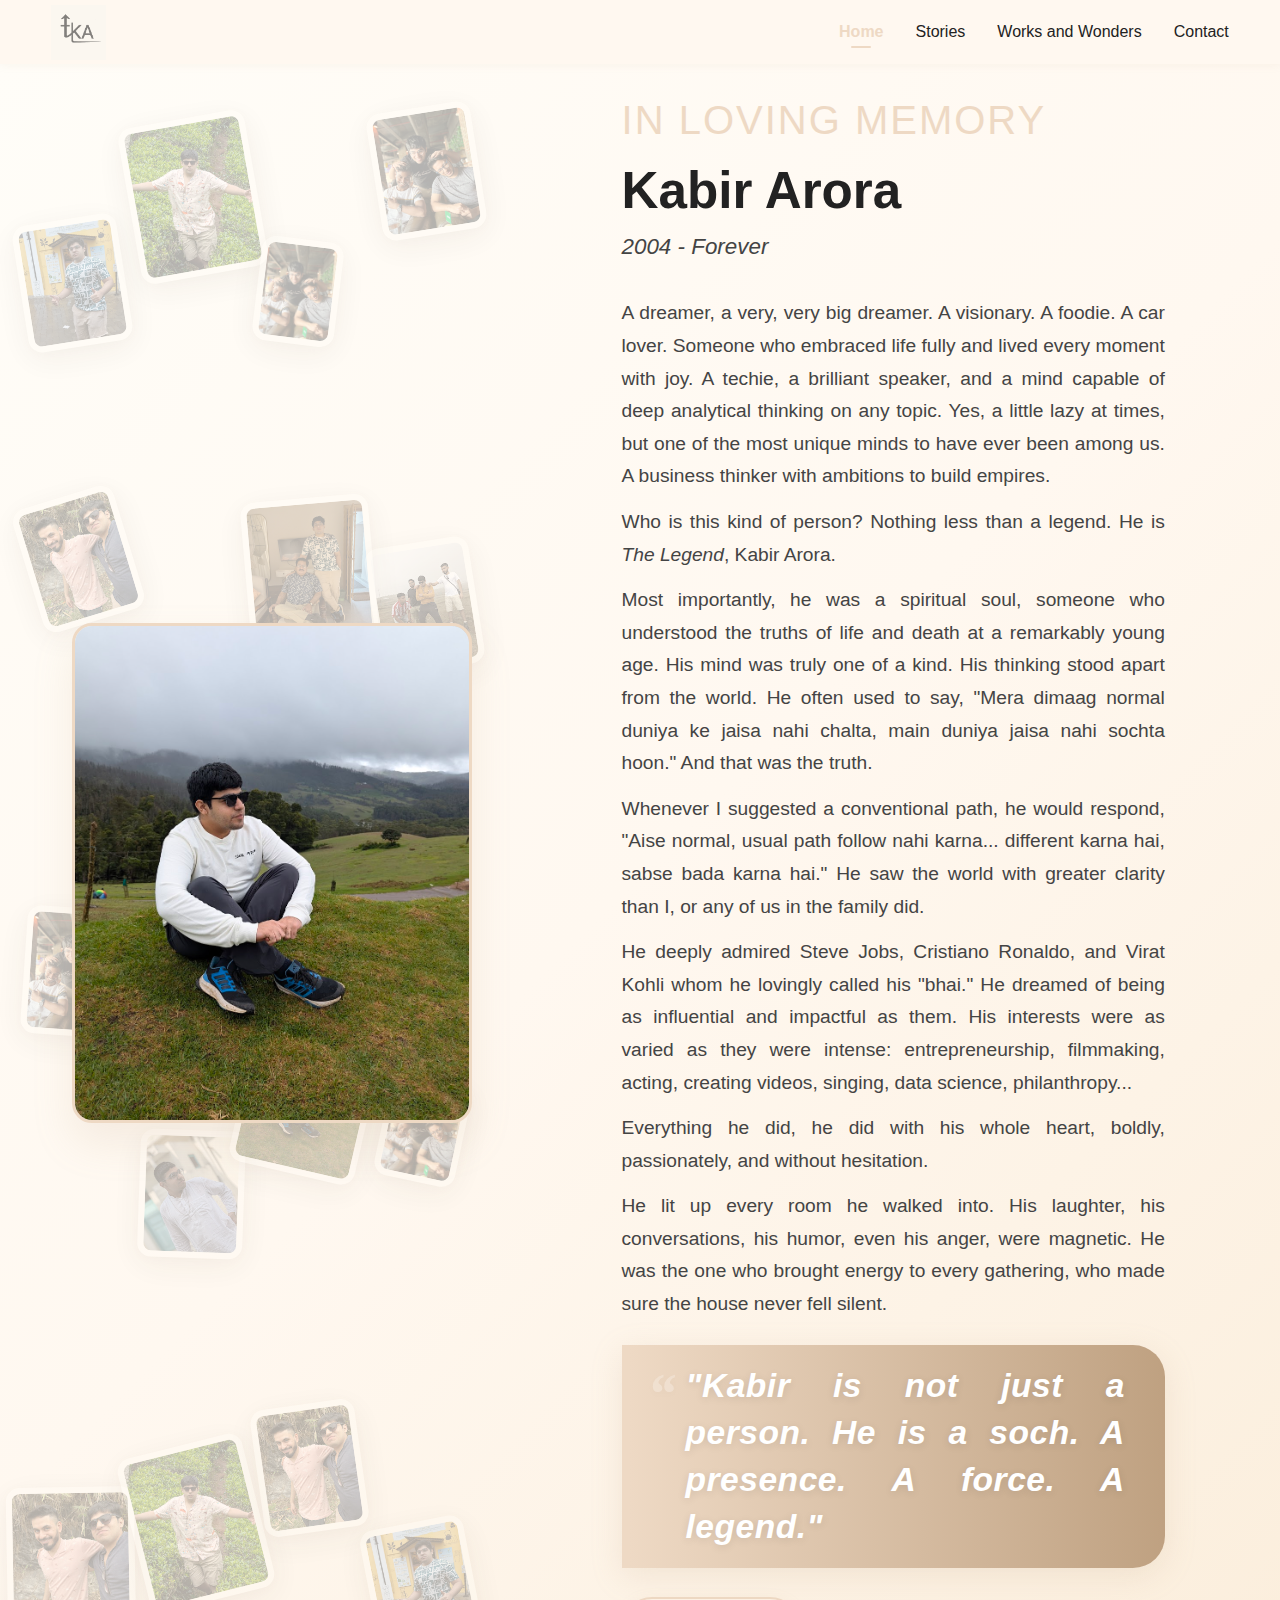
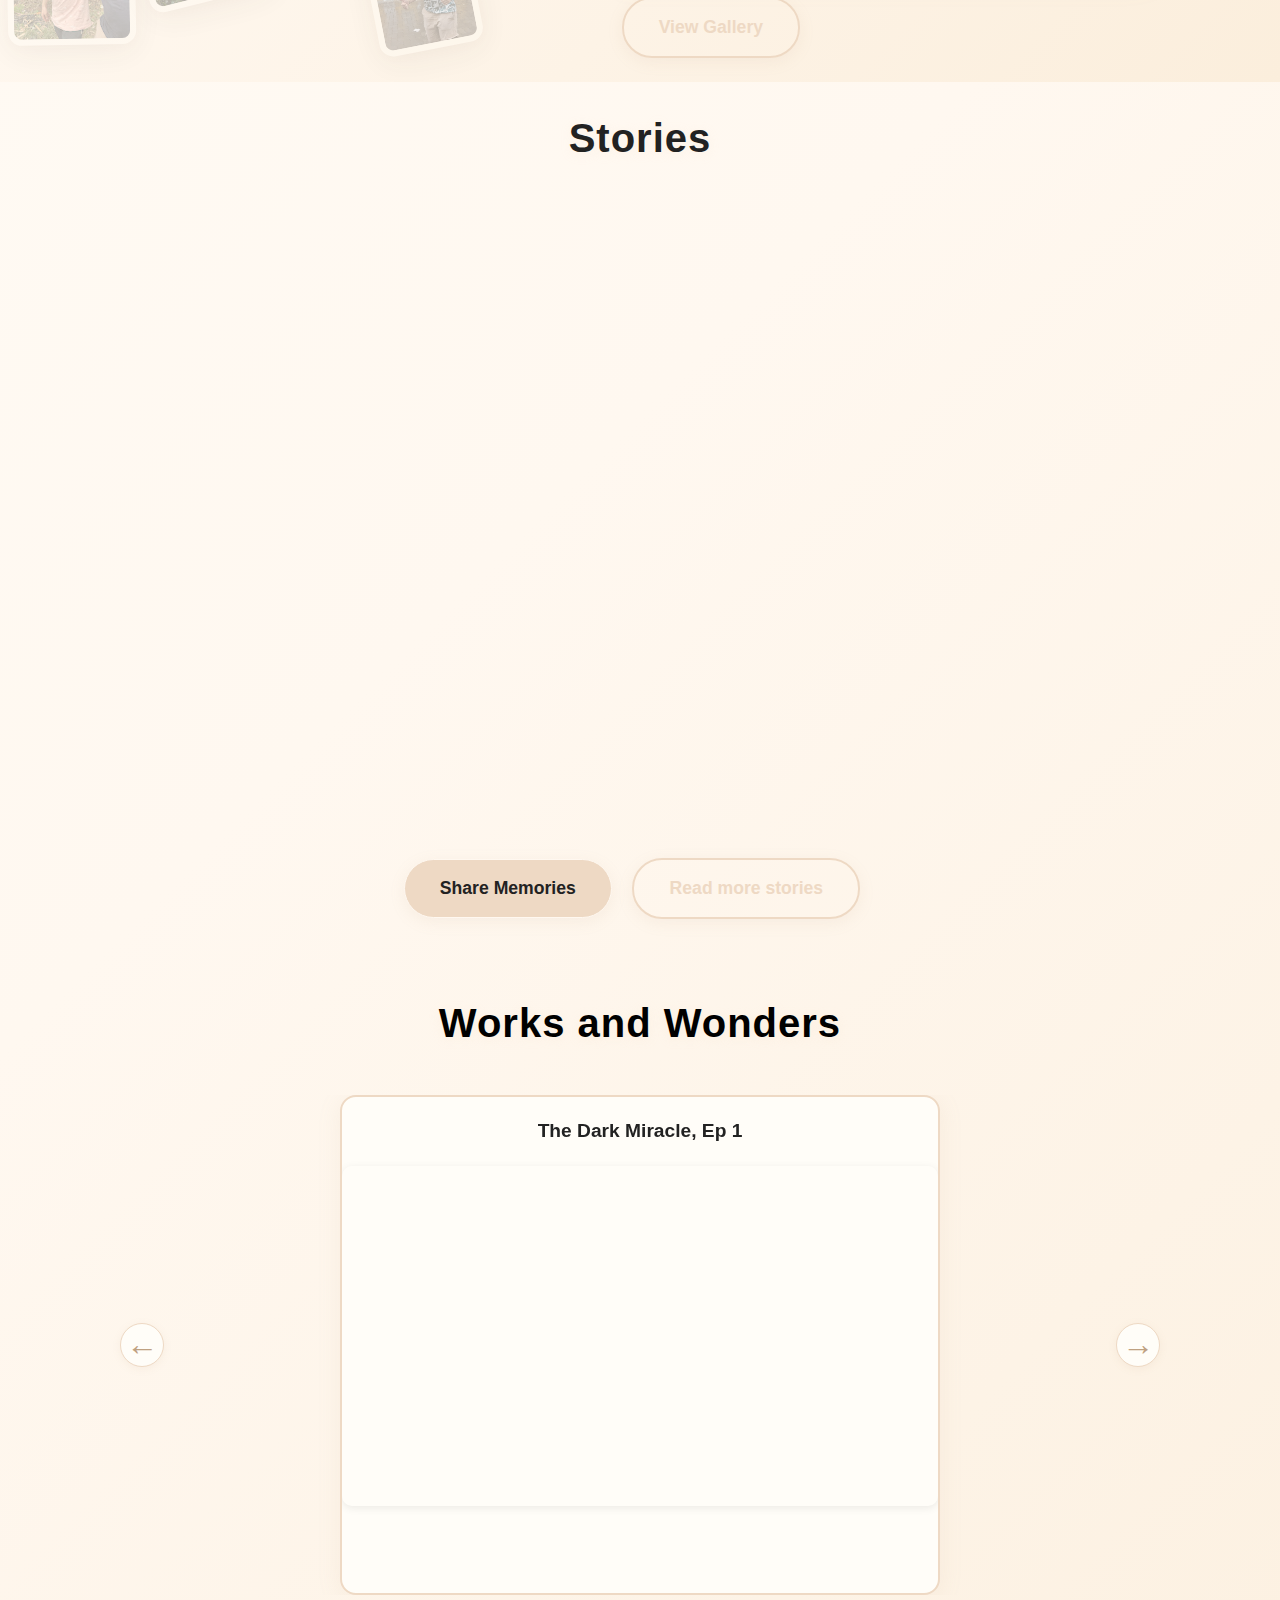
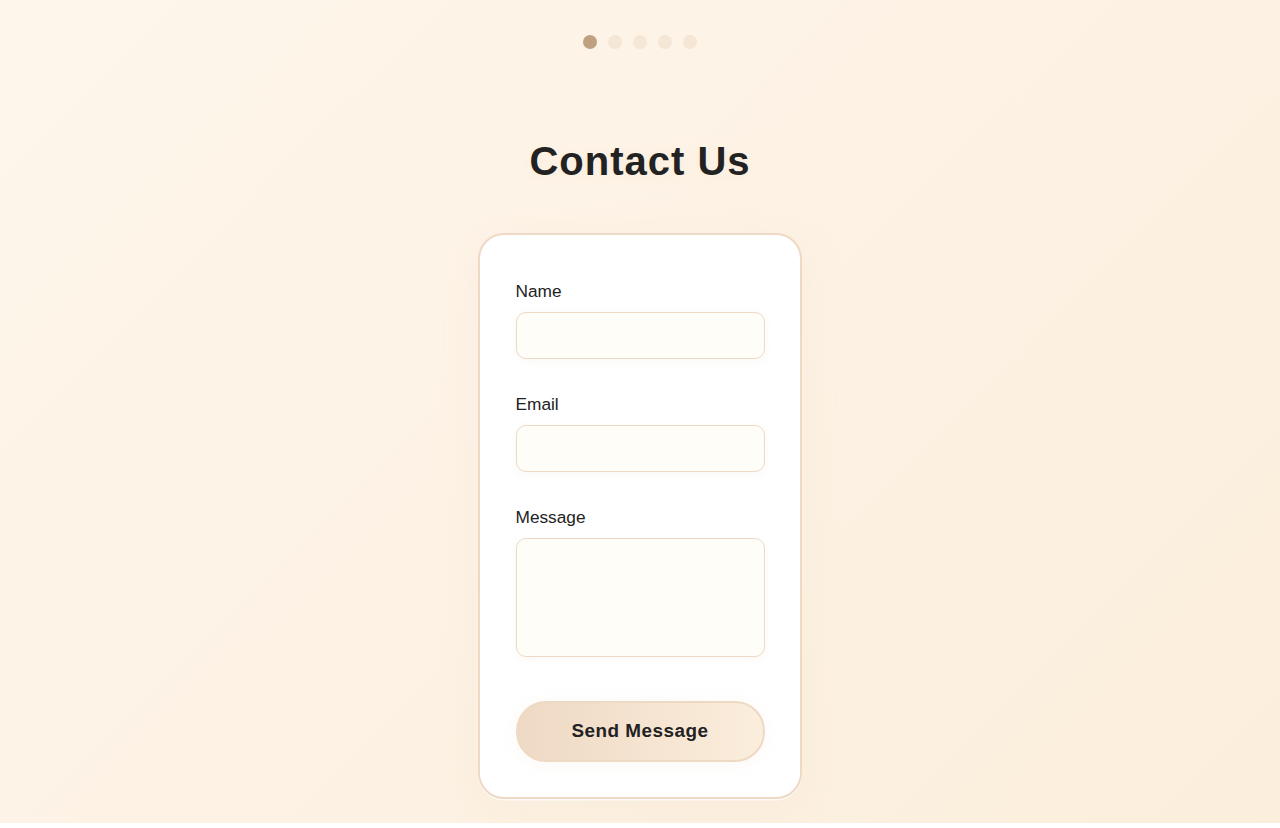
<file: index.html>
<!DOCTYPE html>
<html lang="en">
<head>
  <meta charset="UTF-8">
  <meta name="viewport" content="width=device-width, initial-scale=1.0">
  <title>TLKA</title>
  <!-- Link to external CSS -->
  <link rel="stylesheet" href="style.css">
  <link rel="icon" type="image/jpeg" href="favicon-source.jpg">
</head>
<body>
  <!-- Header / Navigation Bar -->
  <header class="navbar">
    <div class="container nav-container">
      <div class="logo">
        <a href="/">
          <img src="tlka.jpg" alt="TLKA" class="logo-image">
        </a>
      </div>
      <nav>
        <ul class="nav-links">
          <li><a href="#home">Home</a></li>
          <li><a href="#stories">Stories</a></li>
          <li><a href="#works-wonders">Works and Wonders</a></li>
          <li><a href="#contact">Contact</a></li>
        </ul>
      </nav>
    </div>
  </header>

  <!-- Hero Section -->
  <section id="home" class="hero-section">
    <div class="background-photos"></div>
    <div class="container hero-container">
      <div class="hero-photo">
        <!-- Photo of Kabir - will cycle through multiple photos -->
        <img src="images_main/kabir1.jpg" alt="In Loving Memory of Kabir" class="memorial-photo active" data-photo="kabir1">
        <img src="images_main/kabir2.jpg" alt="In Loving Memory of Kabir" class="memorial-photo" data-photo="kabir2">
        <img src="images_main/kabir3.jpg" alt="In Loving Memory of Kabir" class="memorial-photo" data-photo="kabir3">
      </div>
      <div class="hero-content">
        <h1>In Loving Memory</h1>
        <h2 class="person-name">Kabir Arora</h2>
        <p class="person-dates">2004 - Forever</p>
        <p class="person-intro">
          A dreamer, a very, very big dreamer. A visionary. A foodie. A car lover. Someone who embraced life fully and lived every moment with joy. A techie, a brilliant speaker, and a mind capable of deep analytical thinking on any topic. Yes, a little lazy at times, but one of the most unique minds to have ever been among us. A business thinker with ambitions to build empires.
        </p>
        <p class="person-intro">
          Who is this kind of person? Nothing less than a legend. He is <em>The Legend</em>, Kabir Arora.
        </p>
        <p class="person-intro">
          Most importantly, he was a spiritual soul, someone who understood the truths of life and death at a remarkably young age. His mind was truly one of a kind. His thinking stood apart from the world. He often used to say, "Mera dimaag normal duniya ke jaisa nahi chalta, main duniya jaisa nahi sochta hoon." And that was the truth.
        </p>
        <p class="person-intro">
          Whenever I suggested a conventional path, he would respond, "Aise normal, usual path follow nahi karna... different karna hai, sabse bada karna hai." He saw the world with greater clarity than I, or any of us in the family did.
        </p>
        <p class="person-intro">
          He deeply admired Steve Jobs, Cristiano Ronaldo, and Virat Kohli whom he lovingly called his "bhai." He dreamed of being as influential and impactful as them. His interests were as varied as they were intense: entrepreneurship, filmmaking, acting, creating videos, singing, data science, philanthropy...
        </p>
        <p class="person-intro">
          Everything he did, he did with his whole heart, boldly, passionately, and without hesitation.
        </p>
        <p class="person-intro">
          He lit up every room he walked into. His laughter, his conversations, his humor, even his anger, were magnetic. He was the one who brought energy to every gathering, who made sure the house never fell silent.
        </p>
        <p class="person-quote">
          "Kabir is not just a person. He is a soch. A presence. A force. A legend."
        </p>
        <div class="hero-actions">
          <a href="https://photos.app.goo.gl/tRSSSoEENFxPVxFx5" class="cta-btn secondary" target="_blank">View Gallery</a>
        </div>
      </div>
    </div>
  </section>

  <!-- Stories Section -->
  <section id="stories" class="services-section">
    <div class="container">
      <h2>Stories</h2>
      <div class="services-carousel">
        <div class="carousel-slides"></div>
      </div>
      <div class="carousel-dots"></div>
      <div class="stories-links" style="text-align:center; margin-top:1.5rem;">
        <a href="/stories#share-form" class="cta-btn primary" style="margin-right:1rem;">Share Memories</a>
        <a href="/stories" class="cta-btn secondary" style="margin-right:1rem;">Read more stories</a>
      </div>
    </div>
  </section>

  <!-- Works and Wonders Section -->
  <section id="works-wonders" class="works-wonders-section">
    <div class="container">
      <h2>Works and Wonders</h2>
      <div class="works-wonders-carousel">
        <button class="ww-arrow-left" aria-label="Previous">&#8592;</button>
        <div class="ww-carousel-slides"></div>
        <button class="ww-arrow-right" aria-label="Next">&#8594;</button>
      </div>
      <div class="ww-carousel-dots"></div>
    </div>
  </section>

  <!-- Contact Section -->
  <section id="contact" class="contact-section">
    <div class="container">
      <h2>Contact Us</h2>
      <form class="contact-form" action="https://formsubmit.co/dhairyarora2908@gmail.com" method="POST">
        <!-- FormSubmit.co Configuration -->
        <input type="hidden" name="_subject" value="New Contact Form Submission - TLKA Memorial Website">
        <input type="hidden" name="_captcha" value="false">
        <input type="hidden" name="_template" value="table">
        <input type="hidden" name="_next" value="https://tlkabirarora.com/thank-you">
        
        <div class="form-group">
          <label for="name">Name</label>
          <input type="text" id="name" name="name" required>
        </div>
        <div class="form-group">
          <label for="email">Email</label>
          <input type="email" id="email" name="email" required>
        </div>
        <div class="form-group">
          <label for="message">Message</label>
          <textarea id="message" name="message" rows="5" required></textarea>
        </div>
        <button type="submit" class="submit-btn">Send Message</button>
      </form>
    </div>
  </section>

  <!-- Link to external JS -->
  <script src="heic2any.min.js"></script>
  <script src="script.js"></script>
  <script src="google-drive-integration.js"></script>

  <!-- ChatGPT Modal Popup -->
  <div id="chatgpt-modal" style="display:none;">
    <div class="chatgpt-modal-content">
      <button class="chatgpt-modal-close" aria-label="Close">&times;</button>
      <div class="chatgpt-modal-body"></div>
    </div>
  </div>
</body>
</html>
</file>
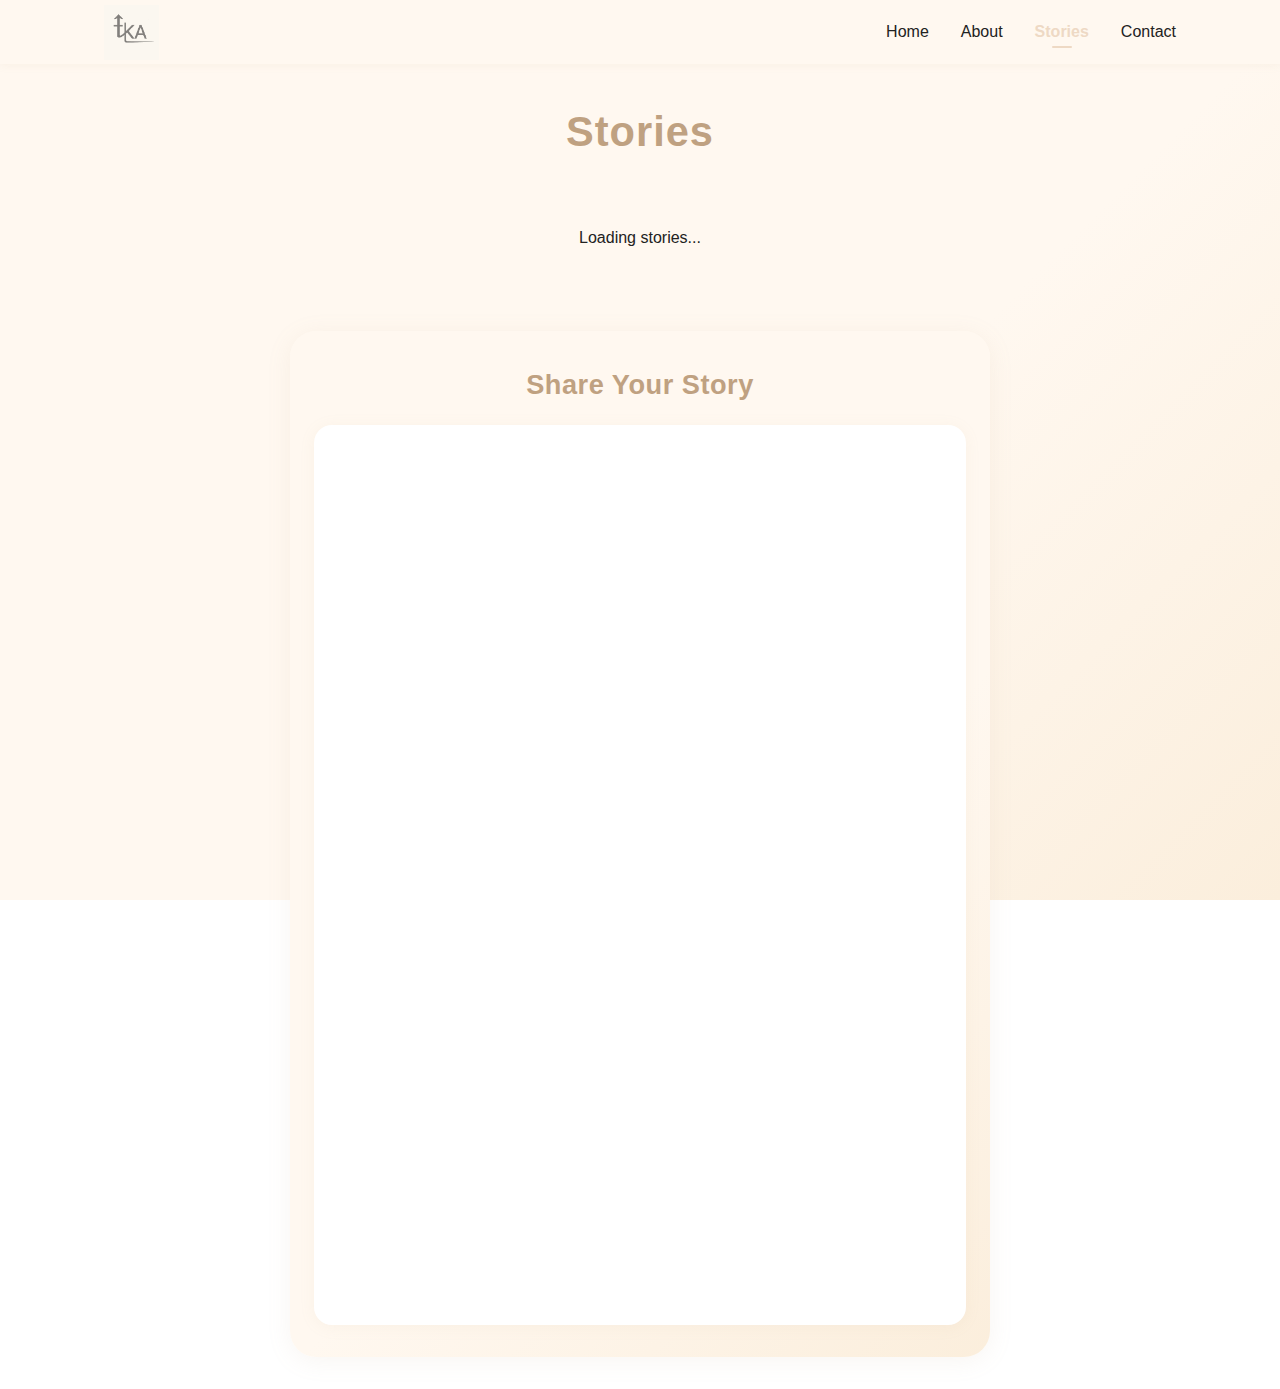
<file: stories.html>
<!DOCTYPE html>
<html lang="en">
<head>
  <meta charset="UTF-8">
  <meta name="viewport" content="width=device-width, initial-scale=1.0">
  <title>Stories - The Start</title>
  <link rel="stylesheet" href="style.css">
  <link rel="stylesheet" href="stories.css">
</head>
<body class="stories-bg">
  <header class="navbar">
    <div class="container nav-container">
      <div class="logo">
        <img src="tlka.jpg" alt="TLKA" class="logo-image">
      </div>
      <nav>
        <ul class="nav-links">
          <li><a href="index.html#home">Home</a></li>
          <li><a href="index.html#about">About</a></li>
          <li><a href="stories.html" class="active">Stories</a></li>
          <li><a href="index.html#contact">Contact</a></li>
        </ul>
      </nav>
    </div>
  </header>

  <main>
    <h1 class="page-heading">Stories</h1>
    <section id="stories" class="stories-list">
      <!-- Stories will be injected here by JS -->
    </section>
    <div class="share-form-container" id="share-form">
      <h2 class="share-form-heading">Share Your Story</h2>
      <iframe src="https://docs.google.com/forms/d/e/1FAIpQLSc47OMJH-SxUDVybU4PPtNGk72XEMEifcYXaVclMNbsxeUvig/viewform?embedded=true" width="100%" height="900" frameborder="0" marginheight="0" marginwidth="0" style="background:#fff; border-radius:18px; box-shadow:0 2px 16px rgba(191,161,129,0.08);">Loading…</iframe>
    </div>
  </main>

  <script src="google-drive-integration.js"></script>
  <script>
    console.log('Stories script is running!');
    
    // Function to truncate text to approximately 50-60 words
    function truncateToWords(text, maxWords = 55) {
        if (!text) return '';
        
        // Split into words
        const words = text.trim().split(/\s+/);
        
        // If text is already short enough, return as is
        if (words.length <= maxWords) {
            return text;
        }
        
        // Take first maxWords words and join them
        const truncatedWords = words.slice(0, maxWords);
        return truncatedWords.join(' ') + '...';
    }

    // Function to update stories page with data from Google Drive
    window.updateStoriesPageWithData = function(newStories) {
        if (!newStories || !Array.isArray(newStories) || newStories.length === 0) {
            console.log('No valid stories data received for stories page');
            return;
        }

        console.log('Updating stories page with', newStories.length, 'stories from Google Drive');

        // Get the stories container
        const storiesList = document.querySelector('.stories-list');
        if (!storiesList) {
            console.error('Stories list container not found');
            return;
        }

        // Clear existing stories (including loading message)
        storiesList.innerHTML = '';

        // Create new stories from the data
        newStories.forEach((story, idx) => {
            const id = `story${idx+1}`;
            const block = document.createElement('article');
            block.className = 'story-block fade-in';
            block.id = id;

            // Create media content
            let mediaContent = '';
            if (story.mediaUrl) {
                if (story.mediaUrl.match(/\.(jpg|jpeg|png|gif|webp)$/i)) {
                    // Image
                    mediaContent = `<img src="${story.mediaUrl}" alt="${story.title}">`;
                } else if (story.mediaUrl.match(/\.(mp4|webm|ogg)$/i)) {
                    // Video
                    mediaContent = `<video controls><source src="${story.mediaUrl}" type="video/mp4">Your browser does not support the video tag.</video>`;
                } else if (story.mediaUrl.match(/\.(mp3|wav|ogg)$/i)) {
                    // Audio
                    mediaContent = `<audio controls><source src="${story.mediaUrl}" type="audio/mpeg">Your browser does not support the audio element.</audio>`;
                }
            }

            // Truncate content for short version (stories page only)
            const truncatedContent = truncateToWords(story.content, 55);
            const wordCount = story.content.trim().split(/\s+/).filter(word => word.length > 0).length;
            const showReadMore = wordCount > 55;

            block.innerHTML = `
                <div class="story-title">${story.title}</div>
                <div class="story-author">by ${story.name || 'Anonymous'}</div>
                <div class="story-short">${truncatedContent}</div>
                <div class="story-extra">
                    ${mediaContent}
                </div>
                ${showReadMore ? `<a href="#${id}" class="read-more-link">Read more &rarr;</a>` : ''}
                <div class="story-full" style="display:none; color:var(--text-main); margin-top:1.1rem;">${story.content.replace(/\n/g, '<br>')}</div>
            `;

            // Read more toggles full text (only if read more link exists)
            const readMoreLink = block.querySelector('.read-more-link');
            if (readMoreLink) {
                readMoreLink.addEventListener('click', function(e) {
                    e.preventDefault();
                    
                    // Get the specific elements for this story
                    const fullText = block.querySelector('.story-full');
                    const shortText = block.querySelector('.story-short');
                    
                    // Toggle this specific story only
                    if (fullText.style.display === 'none' || fullText.style.display === '') {
                        // Show full text, hide short text and read more link
                        fullText.style.display = 'block';
                        shortText.style.display = 'none';
                        readMoreLink.style.display = 'none';
                    } else {
                        // Show short text and read more link, hide full text
                        fullText.style.display = 'none';
                        shortText.style.display = 'block';
                        readMoreLink.style.display = 'inline-block';
                    }
                    
                    // Scroll to this story
                    block.scrollIntoView({behavior:'smooth', block:'center'});
                });
            }

            storiesList.appendChild(block);
            console.log('Rendered story:', story.title);
        });

        // Show story from hash if present
        showStoryFromHash();
    };

    // Show loading message
    const storiesList = document.querySelector('.stories-list');
    storiesList.innerHTML = '<div style="text-align: center; padding: 2rem; color: var(--text-main);">Loading stories...</div>';
    
    // Wait for integration to be ready and load stories
    function loadStories() {
        if (window.formManager) {
            console.log('Integration ready - loading stories');
            
            // Check if we have cached data for instant loading
            if (window.formManager.hasCachedStories()) {
                console.log('Cached stories found - loading instantly');
            } else {
                console.log('No cached stories - fetching fresh data');
            }
            
            window.formManager.updateStoriesPage();
        } else {
            console.log('Integration not ready yet, retrying...');
            setTimeout(loadStories, 50);
        }
    }
    
    // Start loading after a short delay
    setTimeout(loadStories, 100);
    
    // Fallback: if integration doesn't load within 5 seconds, show sample content
    setTimeout(() => {
        if (!window.formManager || !document.querySelector('.story-block')) {
            console.log('No stories loaded, showing sample content');
            storiesList.innerHTML = `
                <article class="story-block fade-in" id="story1">
                    <div class="story-title">Sample Story</div>
                    <div class="story-author">by Anonymous</div>
                    <div class="story-short">This is a sample story to show how the stories page looks when content is loaded. The stories are loaded dynamically from Google Drive, and this is what you'll see when stories are available. Each story shows a preview of about 50-60 words with a "Read more" link to expand the full content.</div>
                    <div class="story-extra"></div>
                    <a href="#story1" class="read-more-link">Read more &rarr;</a>
                    <div class="story-full" style="display:none; color:var(--text-main); margin-top:1.1rem;">This is the full sample story content. When you click "Read more", this expanded text will be shown. The stories page loads content dynamically from Google Drive, and this sample demonstrates how the layout and functionality work. Stories submitted through the form will appear here with the same formatting and features.</div>
                </article>
                <article class="story-block fade-in" id="story2">
                    <div class="story-title">Another Sample</div>
                    <div class="story-author">by Test User</div>
                    <div class="story-short">Here's another sample story to demonstrate the layout. The stories page is designed to show multiple stories with proper spacing and formatting. Each story has a title, author, preview text, and optional media content.</div>
                    <div class="story-extra"></div>
                </article>
            `;
            
            // Add read more functionality to sample stories
            const readMoreLink = document.querySelector('.read-more-link');
            if (readMoreLink) {
                readMoreLink.addEventListener('click', function(e) {
                    e.preventDefault();
                    const block = document.querySelector('#story1');
                    const full = block.querySelector('.story-full');
                    const short = block.querySelector('.story-short');
                    if (full) full.style.display = 'block';
                    if (short) short.style.display = 'none';
                    readMoreLink.style.display = 'none';
                    block.scrollIntoView({behavior:'smooth', block:'center'});
                });
            }
        }
    }, 5000);

    // Function to show full text for hash
    function showStoryFromHash() {
      const hash = window.location.hash;
      if (hash && hash.startsWith('#story')) {
        const block = document.querySelector(hash);
        if (block) {
          // Only reset all stories if we're navigating to a specific story from hash
          // This prevents resetting stories on page resize
          document.querySelectorAll('.story-full').forEach(el => el.style.display = 'none');
          document.querySelectorAll('.story-short').forEach(el => el.style.display = 'block');
          document.querySelectorAll('.read-more-link').forEach(el => el.style.display = 'inline-block');
          const full = block.querySelector('.story-full');
          const short = block.querySelector('.story-short');
          const readMoreLink = block.querySelector('.read-more-link');
          if (full) full.style.display = 'block';
          if (short) short.style.display = 'none';
          if (readMoreLink) readMoreLink.style.display = 'none';
          block.scrollIntoView({behavior:'smooth', block:'center'});

          // Add blink effect after scroll completes
          setTimeout(() => {
            block.classList.remove('fade-in'); // Prevent pop-in animation
            block.classList.remove('story-blink'); // reset if already present
            // Force reflow to restart animation if needed
            void block.offsetWidth;
            block.classList.add('story-blink');
            // Remove the class after animation ends
            block.addEventListener('animationend', function handler() {
              block.classList.remove('story-blink');
              block.removeEventListener('animationend', handler);
            });
          }, 800); // Wait for scroll animation to complete
        }
      }
    }
    
    // Store the last hash to prevent unnecessary resets
    let lastHash = '';
    
    // Function to show full text for hash (with hash tracking)
    function showStoryFromHashWithTracking() {
      const hash = window.location.hash;
      
      // Only process if hash actually changed
      if (hash !== lastHash) {
        lastHash = hash;
        showStoryFromHash();
      }
    }
    // Call immediately after rendering
    showStoryFromHashWithTracking();
    // Also attach to DOMContentLoaded for robustness
    window.addEventListener('DOMContentLoaded', showStoryFromHashWithTracking);
  </script>
</body>
</html>
</file>
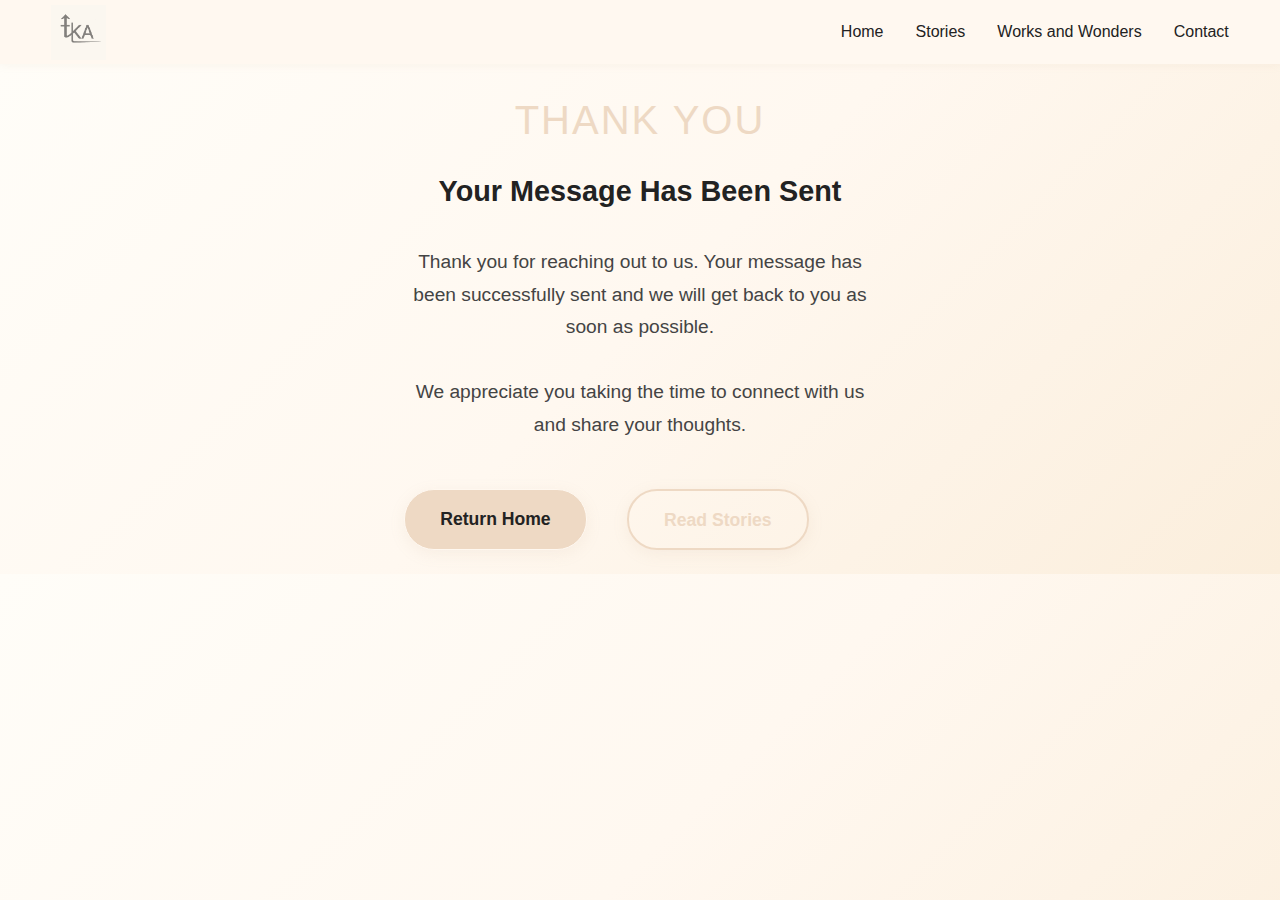
<file: thank-you.html>
<!DOCTYPE html>
<html lang="en">
<head>
  <meta charset="UTF-8">
  <meta name="viewport" content="width=device-width, initial-scale=1.0">
  <title>TLKA - TY</title>
  <link rel="stylesheet" href="style.css">
  <link rel="icon" type="image/jpeg" href="favicon-source.jpg">
</head>
<body>
  <!-- Header / Navigation Bar -->
  <header class="navbar">
    <div class="container nav-container">
      <div class="logo">
        <a href="/">
          <img src="tlka.jpg" alt="TLKA" class="logo-image">
        </a>
      </div>
      <nav>
        <ul class="nav-links">
          <li><a href="/#home">Home</a></li>
          <li><a href="/stories">Stories</a></li>
          <li><a href="/#works-wonders">Works and Wonders</a></li>
          <li><a href="/#contact">Contact</a></li>
        </ul>
      </nav>
    </div>
  </header>

  <!-- Thank You Section -->
  <section class="hero-section">
    <div class="container hero-container">
      <div class="hero-content" style="text-align: center; max-width: 600px; margin: 0 auto;">
        <h1 style="color: var(--accent); font-size: 2.5rem; margin-bottom: 1rem;">Thank You</h1>
        <h2 style="color: var(--text-main); font-size: 1.8rem; margin-bottom: 2rem;">Your Message Has Been Sent</h2>
        <p class="person-intro" style="text-align: center; margin-bottom: 2rem;">
          Thank you for reaching out to us. Your message has been successfully sent and we will get back to you as soon as possible.
        </p>
        <p class="person-intro" style="text-align: center; margin-bottom: 3rem;">
          We appreciate you taking the time to connect with us and share your thoughts.
        </p>
        <div class="hero-actions">
          <a href="/#home" class="cta-btn primary" style="margin-right: 1rem;">Return Home</a>
          <a href="/stories" class="cta-btn secondary">Read Stories</a>
        </div>
      </div>
    </div>
  </section>
</body>
</html>
</file>
<file: style.css>
/* Updated lighter, cream/off-white color palette:
   #FFFDF8 (main background)
   #FFF8F0 (secondary background)
   #FBEEDC (accent)
   #FFFFFF (card/form background)
   #EED9C4 (soft brown accent)
*/

:root {
  --main-bg1: #FFFDF8;
  --main-bg2: #FFF8F0;
  --main-bg3: #FBEEDC;
  --card-bg: #FFFFFF;
  --accent: #EED9C4;
  --text-main: #222;
  --text-muted: #444;
}

/* Reset and base styles */
* {
  margin: 0;
  padding: 0;
  box-sizing: border-box;
}
html, body {
  scroll-behavior: smooth;
  overflow-x: hidden;
  width: 100vw;
}
body {
  font-family: 'Segoe UI', Arial, sans-serif;
  color: var(--text-main);
  /* Warm, uniform gradient background */
  background: linear-gradient(135deg, var(--main-bg1) 0%, var(--main-bg2) 50%, var(--main-bg3) 100%);
  line-height: 1.6;
}
.container, .hero-container, .about-container, .services-carousel, .service-card, .about-text, .hero-content, .contact-form {
  max-width: min(1200px, 96vw);
  margin-left: auto;
  margin-right: auto;
  padding-left: 5vw;
  padding-right: 5vw;
  overflow-wrap: break-word;
  box-sizing: border-box;
}

/* Navbar Styles */
.navbar {
  position: sticky;
  top: 0;
  width: 100%;
  background: rgba(255,248,240,0.97); /* #FFF8F0 semi-transparent */
  box-shadow: 0 2px 8px rgba(191,161,129,0.08);
  z-index: 1000;
  transition: background 0.3s;
}
.nav-container {
  display: flex;
  align-items: center;
  justify-content: space-between;
  height: 64px;
}
.logo {
  display: flex;
  align-items: center;
  position: relative;
}

.logo-image {
  height: 55px;
  width: auto;
  max-width: 160px;
  object-fit: contain;
  filter: brightness(1.1) contrast(0.9) saturate(0.6) sepia(0.1);
  opacity: 0.9;
  transition: all 0.3s ease;
}

.logo-image:hover {
  filter: brightness(1.2) contrast(1) saturate(0.7) sepia(0.05);
  opacity: 1;
}
.nav-links {
  list-style: none;
  display: flex;
  gap: 2rem;
}
.nav-links a {
  text-decoration: none;
  color: var(--text-main);
  font-weight: 500;
  transition: color 0.2s;
}
.nav-links a:hover {
  color: var(--accent);
}

.nav-links a.active {
  color: var(--accent);
  font-weight: 600;
  position: relative;
}

.nav-links a.active::after {
  content: '';
  position: absolute;
  bottom: -8px;
  left: 50%;
  transform: translateX(-50%);
  width: 20px;
  height: 2px;
  background: var(--accent);
  border-radius: 1px;
}

/* Hero Section */
.hero-section {
  min-height: 100vh;
  background: linear-gradient(135deg, var(--main-bg1) 0%, var(--main-bg2) 50%, var(--main-bg3) 100%);
  display: flex;
  align-items: center;
  justify-content: center;
  position: relative;
  padding: 2rem 0;
  z-index: 1;
  overflow: hidden; /* Prevent overflow on shrink */
}

.hero-container {
  display: flex;
  align-items: center;
  gap: 4rem;
  max-width: 1200px;
  width: 100%; /* Ensure full width for flexbox */
  box-sizing: border-box;
}

.hero-photo {
  flex: 0 0 40%;
  display: flex;
  justify-content: center;
  align-items: center;
  position: relative;
  min-height: 500px;
  min-width: 420px;
  min-width: 0; /* Allow shrinking */
  max-width: 100%; /* Prevent overflow */
  flex-shrink: 1; /* Allow shrinking */
}

.memorial-photo {
  width: 100%;
  max-width: 400px;
  height: 500px;
  object-fit: cover;
  border-radius: 20px;
  box-shadow: 0 20px 40px rgba(191,161,129,0.15);
  border: 3px solid var(--accent);
  transition: transform 0.3s ease, box-shadow 0.3s ease, opacity 0.8s ease;
  position: absolute;
  top: 0;
  left: 0;
  right: 0;
  bottom: 0;
  margin: auto;
  opacity: 0;
  z-index: 2;
}

.memorial-photo.active {
  opacity: 1;
  z-index: 2;
}

.memorial-photo:hover {
  transform: translateY(-5px);
  box-shadow: 0 25px 50px rgba(191,161,129,0.25);
}

.hero-content {
  flex: 0 0 60%;
  text-align: left;
  color: var(--text-main);
  min-width: 0; /* Allow shrinking */
  max-width: 100%; /* Prevent overflow */
  flex-shrink: 1; /* Allow shrinking */
  overflow-wrap: break-word;
  word-break: break-word;
}

.hero-content h1 {
  font-size: 2.5rem;
  margin-bottom: 0.5rem;
  letter-spacing: 2px;
  color: var(--accent);
  font-weight: 300;
  text-transform: uppercase;
}

.person-name {
  font-size: 3.2rem;
  margin-bottom: 0.5rem;
  color: var(--text-main);
  font-weight: 600;
  line-height: 1.2;
}

.person-dates {
  font-size: 1.4rem;
  margin-bottom: 2rem;
  color: var(--text-muted);
  font-weight: 400;
  font-style: italic;
}

.person-intro {
  font-size: 1.2rem;
  margin-bottom: 2rem;
  color: var(--text-muted);
  font-weight: 400;
  line-height: 1.8;
}

.person-quote {
  font-size: 2.1rem;
  font-weight: 800;
  margin: 2.5rem 0 3.5rem 0;
  color: #fff;
  font-style: italic;
  line-height: 1.4;
  padding: 2.5rem 2.5rem 2.5rem 3.5rem;
  border-left: 8px solid var(--accent);
  background: linear-gradient(90deg, var(--accent) 0%, #bfa181 100%);
  box-shadow: 0 8px 32px rgba(191,161,129,0.18);
  border-radius: 0 32px 32px 0;
  position: relative;
  letter-spacing: 0.5px;
  text-shadow: 0 2px 8px rgba(0,0,0,0.10);
  text-align: justify;
}

.person-quote::before {
  content: '\201C';
  position: absolute;
  left: 18px;
  top: 10px;
  font-size: 3.5rem;
  color: #fff;
  opacity: 0.25;
  font-family: serif;
  font-weight: bold;
}

.hero-actions {
  display: flex;
  gap: 1.5rem;
  flex-wrap: wrap;
}

.cta-btn.primary {
  background: var(--accent);
  color: var(--text-main);
}

.cta-btn.secondary {
  background: transparent;
  color: var(--accent);
  border: 2px solid var(--accent);
}

.cta-btn.secondary:hover {
  background: var(--accent);
  color: var(--text-main);
}
.cta-btn {
  display: inline-block;
  padding: 0.9rem 2.2rem;
  background: var(--accent);
  color: var(--text-main);
  border-radius: 30px;
  font-size: 1.1rem;
  font-weight: 600;
  text-decoration: none;
  transition: background 0.2s, color 0.2s;
  box-shadow: 0 4px 16px rgba(191,161,129,0.10);
  border: 1.5px solid var(--main-bg2);
}
.cta-btn:hover {
  background: var(--main-bg2);
  color: var(--text-main);
}

/* About Section */
.about-section {
  padding: 4rem 0 3rem 0;
  margin-top: 0;
}
.about-container {
  display: flex;
  flex-direction: column;
  gap: 2rem;
  align-items: center;
}
.about-image img {
  width: 320px;
  max-width: 100%;
  border-radius: 18px;
  box-shadow: 0 4px 24px rgba(191,161,129,0.10);
}
.about-text {
  max-width: 500px;
}
.about-text h2 {
  font-size: 2rem;
  margin-bottom: 1rem;
  color: var(--accent);
}
.about-text p {
  color: var(--text-muted);
}

/* Services Section */
.services-section {
  padding: 8rem 0 8rem 0;
  position: relative;
  overflow: hidden;
}
.services-section h2 {
  text-align: center;
  font-size: 2.5rem;
  color: var(--accent);
  margin-bottom: 2.5rem;
  font-family: 'Segoe UI', Arial, sans-serif;
  font-weight: 800;
  letter-spacing: 1px;
  text-shadow: 0 2px 12px rgba(238,217,196,0.18);
}
.services-carousel {
  display: flex;
  flex-direction: row;
  justify-content: center;
  align-items: center;
  position: relative;
  gap: 2.5rem;
  padding: 3rem 0 3rem 0;
  overflow: visible;
  min-height: 520px;
  width: 100%;
  touch-action: pan-y pinch-zoom;
  -webkit-user-select: none;
  -moz-user-select: none;
  -ms-user-select: none;
  user-select: none;
}
.service-card {
  position: static;
  opacity: 0.5;
  z-index: 0;
  flex: 0 0 auto;
  transition: opacity 0.9s cubic-bezier(.4,0,.2,1), box-shadow 0.5s cubic-bezier(.4,0,.2,1), border-color 0.5s cubic-bezier(.4,0,.2,1), transform 0.7s cubic-bezier(.4,0,.2,1);
  border: 2.5px solid var(--accent);
  border-radius: 28px;
  box-shadow: 0 8px 32px rgba(191,161,129,0.13), 0 2px 8px rgba(191,161,129,0.08);
  background: #fffdf8;
  min-width: 260px;
  max-width: 340px;
  height: 340px;
  max-height: 480px;
  display: flex;
  flex-direction: column;
  align-items: center;
  justify-content: flex-start;
  text-align: center;
  padding: 2.5rem 2.1rem 2.1rem 2.1rem;
  pointer-events: auto;
  margin-bottom: 2.5rem;
  background: linear-gradient(135deg, #fffdf8 80%, #fbeedc 100%);
  box-shadow: 0 8px 32px rgba(191,161,129,0.13), 0 2px 8px rgba(191,161,129,0.08);
  padding-bottom: 2.8rem;
  transform-origin: center center;
  overflow: hidden;
  -webkit-tap-highlight-color: transparent;
}

.service-card:active {
  transform: scale(0.98);
}
.service-card.carousel-center {
  transform: scale(1.18);
  opacity: 1;
  pointer-events: auto;
  z-index: 3;
  transform-origin: center center;
}
.service-card.carousel-side, .service-card.carousel-side-right {
  transform: scale(1.05);
  filter: blur(2.5px);
  opacity: 1;
  pointer-events: auto;
  z-index: 2;
}
.service-card.carousel-edge, .service-card.carousel-edge-right {
  transform: scale(0.92);
  filter: blur(4px);
  opacity: 1;
  pointer-events: auto;
  z-index: 1;
}
.service-card.carousel-hidden {
  display: none !important;
}
/* JavaScript-controlled hover effects for all cards */
.service-card.card-hovered {
  box-shadow: 0 8px 24px rgba(191,161,129,0.2), 0 2px 8px rgba(191,161,129,0.1) !important;
  z-index: 3 !important;
}

/* Center card gets extra enlargement */
.service-card.card-hovered.carousel-center {
  transform: translate(-50%, -50%) scale(1.2) !important;
  box-shadow: 0 12px 32px rgba(191,161,129,0.25), 0 4px 12px rgba(191,161,129,0.15) !important;
  z-index: 10 !important;
/*  position: absolute; Add this if you want overlay */
  left: 50%;
}

/* Left and right cards get subtle scale */
.service-card.card-hovered.carousel-left {
  transform: translate(-170%, -50%) scale(1.02) !important;
}

.service-card.card-hovered.carousel-right {
  transform: translate(70%, -50%) scale(1.02) !important;
}
.service-card.carousel-center:hover .service-extra,
.service-card.carousel-center:focus-within .service-extra {
  opacity: 1;
  max-height: 120px;
  padding: 1rem 1rem;
}
.service-card .service-icon {
  font-size: 2.5rem;
  margin-bottom: 1rem;
  margin-left: auto;
  margin-right: auto;
}
.service-card h3 {
  color: var(--accent);
  margin-bottom: 0.7rem;
  text-align: center;
}
.service-card p {
  overflow: hidden;
  text-overflow: ellipsis;
  word-break: break-word;
  max-width: 100%;
  margin-bottom: 0;
}
.service-extra {
  opacity: 0;
  max-height: 0;
  overflow: hidden;
  transition: opacity 0.7s, max-height 0.7s, padding 0.7s;
  background: #fff8f0;
  margin-top: 0.7rem;
  border-radius: 10px;
  padding: 0 1rem;
  font-size: 1rem;
  color: #444;
  box-shadow: 0 2px 8px rgba(191,161,129,0.08);
}
.read-more-link {
  color: var(--accent);
  font-weight: 600;
  text-decoration: none;
  transition: color 0.2s;
  display: inline-block;
  margin-top: 0;
  margin-left: 0.4em;
  font-size: 1.08rem;
}
.read-more-link:hover {
  color: #bfa181;
  text-decoration: underline;
}
@media (max-width: 900px) {
  .service-card {
    min-width: 70vw;
    max-width: 70vw;
    height: 320px;
    padding: 1.1rem;
  }
}
@media (max-width: 600px) {
  .service-card {
    min-width: 85vw;
    max-width: 85vw;
    height: 300px;
    padding: 0.7rem;
  }
}

/* Contact Section */
.contact-section {
  padding: 5rem 0 4rem 0;
  display: flex;
  flex-direction: column;
  align-items: center;
  background: transparent;
}
.contact-section h2 {
  text-align: center;
  font-size: 2.5rem;
  font-weight: 800;
  letter-spacing: 1px;
  margin-bottom: 2.5rem;
  color: var(--accent);
  text-shadow: 0 2px 12px rgba(238,217,196,0.18);
}
.contact-form {
  max-width: 540px;
  margin: 0 auto;
  background: var(--card-bg);
  padding: 2.7rem 2.2rem 2.2rem 2.2rem;
  border-radius: 26px;
  box-shadow: 0 8px 36px rgba(238,217,196,0.18), 0 1.5px 0 #fff;
  border: 2.5px solid var(--accent);
  display: flex;
  flex-direction: column;
  gap: 1.3rem;
}
.form-group {
  margin-bottom: 0.7rem;
  display: flex;
  flex-direction: column;
  gap: 0.4rem;
}
.form-group label {
  font-size: 1.08rem;
  font-weight: 500;
  color: var(--accent);
}
.form-group input,
.form-group textarea {
  width: 100%;
  padding: 0.85rem 1rem;
  border: 1.5px solid var(--accent);
  border-radius: 10px;
  font-size: 1rem;
  background: #FFFDF8;
  color: var(--text-main);
  resize: none;
  box-shadow: 0 2px 8px rgba(191,161,129,0.07);
  transition: border-color 0.2s, box-shadow 0.2s;
}
.form-group input:focus,
.form-group textarea:focus {
  outline: none;
  border-color: var(--accent);
  box-shadow: 0 4px 16px rgba(238,217,196,0.18);
}
.submit-btn {
  display: block;
  width: 100%;
  padding: 1.1rem;
  background: linear-gradient(90deg, var(--accent) 0%, #FBEEDC 100%);
  color: var(--text-main);
  border: none;
  border-radius: 30px;
  font-size: 1.18rem;
  font-weight: 800;
  cursor: pointer;
  transition: background 0.2s, color 0.2s, box-shadow 0.2s;
  margin-top: 0.7rem;
  border: 2px solid var(--accent);
  box-shadow: 0 2px 16px rgba(238,217,196,0.18);
  letter-spacing: 0.5px;
}
.submit-btn:hover {
  background: linear-gradient(90deg, #FBEEDC 0%, var(--accent) 100%);
  color: #fff;
}

/* Animation for fade-in on scroll */
.fade-in {
  opacity: 0;
  transform: translateY(60px);
  /* Use dynamic duration based on scroll speed */
  transition: opacity var(--fade-duration, 0.4s) cubic-bezier(.4,0,.2,1), transform var(--fade-duration, 0.4s) cubic-bezier(.4,0,.2,1);
}
.fade-in.visible {
  opacity: 1;
  transform: translateY(0);
}

/* Responsive Design */
@media (min-width: 700px) {
  .about-container {
    flex-direction: row;
    justify-content: center;
    align-items: center;
  }
  .about-image {
    flex: 1;
    margin-right: 2.5rem;
  }
  .about-text {
    flex: 2;
  }
}
@media (max-width: 900px) {
  .hero-container {
    gap: 1.5rem;
  }
  
  .hero-photo {
    flex: 0 0 45%;
  }
  
  .memorial-photo {
    width: 320px;
    height: 400px;
  }
  
  .hero-content {
    flex: 0 0 55%;
  }
}

@media (max-width: 699px) {
  .nav-links {
    gap: 1rem;
  }
  .nav-container {
    flex-direction: column;
    height: auto;
    padding: 0.7rem 0;
  }
  .logo {
    margin-bottom: 0.5rem;
  }
  
  .logo-image {
    height: 45px;
    max-width: 130px;
  }
  
  /* Mobile hero layout */
  .hero-container {
    flex-direction: column;
    gap: 2rem;
    text-align: center;
    min-height: auto;
    padding: 1rem 0;
  }
  
  .hero-section {
    background: linear-gradient(135deg, #f8f4f0 0%, #f0e8e0 50%, #e8e0d8 100%);
  }
  
  .hero-photo {
    flex: 0 0 auto;
    order: 1;
    position: relative;
    height: 350px;
    margin-bottom: 1rem;
    min-height: 350px;
    width: 100%;
  }
  
  .memorial-photo {
    width: 280px;
    height: 350px;
    position: absolute;
    top: 0;
    left: 0;
    right: 0;
    bottom: 0;
    margin: auto;
    max-width: 90vw;
  }
  
  .memorial-photo.active {
    opacity: 1;
    z-index: 2;
  }
  
  .memorial-photo:hover {
    transform: translateY(-5px);
  }
  
  .hero-content {
    flex: 0 0 auto;
    order: 2;
    text-align: center;
  }
  
  .person-name {
    font-size: 2.5rem;
  }
  
  .person-dates {
    text-align: center;
  }
  
  .hero-content h1 {
    font-size: 2rem;
  }
  
  .person-intro {
    font-size: 1.1rem;
  }
  
  .person-quote {
    font-size: 1.2rem;
    padding: 1.2rem 1.2rem 1.2rem 2rem;
    border-left-width: 5px;
    border-radius: 0 18px 18px 0;
  }
  .person-quote::before {
    font-size: 2.2rem;
    left: 8px;
    top: 2px;
  }
  
  .hero-actions {
    justify-content: center;
  }
  
  /* Disable carousel hover effects on mobile */
  .service-card.card-hovered {
    transform: none !important;
    box-shadow: 0 4px 16px rgba(191,161,129,0.1) !important;
    z-index: 1 !important;
  }
  
  .service-card.card-hovered.carousel-center {
    transform: none !important;
    box-shadow: 0 4px 16px rgba(191,161,129,0.1) !important;
    z-index: 1 !important;
    left: auto !important;
    width: 400px !important;
    min-width: 400px !important;
    max-width: 400px !important;
    height: 480px !important;
    min-height: 480px !important;
    max-height: 480px !important;
  }
  
  .service-card.card-hovered.carousel-left {
    transform: none !important;
  }
  
  .service-card.card-hovered.carousel-right {
    transform: none !important;
  }
  
  .service-card.carousel-center:hover .service-extra,
  .service-card.carousel-center:focus-within .service-extra {
    opacity: 0 !important;
    max-height: 0 !important;
    padding: 0 1rem !important;
  }
  
  .service-card:not(.carousel-center) .service-link:hover,
  .service-card:not(.carousel-center) .service-link:focus {
    box-shadow: none !important;
    border-color: inherit !important;
  }
  
  /* Prevent any hover expansion */
  .service-card:hover {
    transform: none !important;
    width: inherit !important;
    height: inherit !important;
    min-width: inherit !important;
    max-width: inherit !important;
    min-height: inherit !important;
    max-height: inherit !important;
    box-shadow: 0 4px 16px rgba(191,161,129,0.1) !important;
  }
  
  .service-card.carousel-center:hover {
    transform: none !important;
    width: 400px !important;
    min-width: 400px !important;
    max-width: 400px !important;
    height: 480px !important;
    min-height: 480px !important;
    max-height: 480px !important;
    box-shadow: 0 4px 16px rgba(191,161,129,0.1) !important;
  }
  
  /* Disable all hover states and transitions */
  .service-card {
    transition: none !important;
  }
  
  .service-card * {
    transition: none !important;
  }
  
  /* Override any JavaScript-added hover classes */
  .service-card.card-hovered,
  .service-card.card-hovered.carousel-center,
  .service-card.card-hovered.carousel-left,
  .service-card.card-hovered.carousel-right {
    transform: none !important;
    width: inherit !important;
    height: inherit !important;
    min-width: inherit !important;
    max-width: inherit !important;
    min-height: inherit !important;
    max-height: inherit !important;
    box-shadow: 0 4px 16px rgba(191,161,129,0.1) !important;
    z-index: 1 !important;
    left: auto !important;
  }
}

.fade-section {
  opacity: var(--section-fade, 1);
  /* Opacity fades to 0.6 (less fady) as section moves away from center */
  transition: opacity 0.3s cubic-bezier(.4,0,.2,1);
}

.services-section h2,
.about-text h2,
.contact-section h2,
.logo,
.service-card h3,
.form-group label {
  color: var(--text-main);
}
.service-card p {
  color: var(--text-muted);
}
.cta-btn,
.submit-btn {
  color: var(--text-main);
}

/* Remove individual section backgrounds for a uniform look */
.about-section,
.services-section,
.contact-section {
  background: transparent;
}

.carousel-dots {
  display: flex;
  justify-content: center;
  align-items: center;
  gap: 0.7rem;
  margin: 0.5rem 0 1.5rem 0;
}
.carousel-dot {
  width: 13px;
  height: 13px;
  border-radius: 50%;
  background: var(--accent);
  opacity: 0.4;
  border: none;
  outline: none;
  cursor: pointer;
  transition: opacity 0.2s, transform 0.2s, box-shadow 0.2s;
  box-shadow: 0 1px 4px rgba(238,217,196,0.10);
}
.carousel-dot.active {
  opacity: 1;
  background: var(--accent);
  transform: scale(1.25);
  box-shadow: 0 2px 8px rgba(238,217,196,0.18);
}

.hero-slides {
  position: relative;
  width: 100%;
  height: 100%;
  min-height: 400px;
  display: flex;
  align-items: center;
  justify-content: center;
}
.hero-slide {
  position: absolute;
  top: 0; left: 0; right: 0; bottom: 0;
  display: flex;
  flex-direction: column;
  align-items: center;
  justify-content: center;
  opacity: 0;
  z-index: 1;
  transition: opacity 0.7s cubic-bezier(.4,0,.2,1);
  pointer-events: none;
}
.hero-slide.active {
  opacity: 1;
  z-index: 2;
  pointer-events: auto;
}
.hero-slide h1 {
  font-size: 2.8rem;
  margin-bottom: 1rem;
  letter-spacing: 1px;
  color: #222;
  font-weight: 700;
  text-align: center;
}
.hero-slide p {
  font-size: 1.3rem;
  margin-bottom: 2rem;
  color: var(--text-muted);
  font-weight: 500;
  text-align: center;
}
.hero-dots {
  position: absolute;
  left: 0; right: 0; bottom: 32px;
  display: flex;
  justify-content: center;
  align-items: center;
  gap: 0.7rem;
  z-index: 10;
}
.hero-dot {
  width: 13px;
  height: 13px;
  border-radius: 50%;
  background: var(--accent);
  opacity: 0.4;
  border: none;
  outline: none;
  cursor: pointer;
  transition: opacity 0.2s, transform 0.2s, box-shadow 0.2s;
  box-shadow: 0 1px 4px rgba(238,217,196,0.10);
}
.hero-dot.active {
  opacity: 1;
  background: var(--accent);
  transform: scale(1.25);
  box-shadow: 0 2px 8px rgba(238,217,196,0.18);
}

.service-link {
  display: flex;
  flex-direction: column;
  align-items: center;
  justify-content: center;
  width: 100%;
  height: 100%;
  text-decoration: none;
  color: inherit;
  cursor: pointer;
  border-radius: inherit;
  transition: box-shadow 0.2s, border-color 0.2s;
}
/* Only apply link hover effect when card is NOT center */
.service-card:not(.carousel-center) .service-link:hover, 
.service-card:not(.carousel-center) .service-link:focus {
  box-shadow: 0 4px 24px rgba(191,161,129,0.18);
  border-color: var(--accent);
  outline: none;
}

.person-intro, .about-text p, .service-card p, .contact-form label, .person-dates, .hero-content p, .contact-section p, .about-section p {
  text-align: justify;
}

img, video {
  max-width: 100%;
  height: auto;
  display: block;
}

@media (max-width: 700px) {
  .container, .hero-container, .about-container, .contact-section, .services-section {
    max-width: 100vw;
    padding-left: 6vw;
    padding-right: 6vw;
  }
  
  .memorial-photo {
    /* No filter - keep images unchanged */
  }
  
  .hero-section {
    background: linear-gradient(135deg, #faf8f4 0%, #f4f0e8 50%, #f0ece4 100%);
  }
}

@media (min-width: 900px) {
  .hero-section {
    min-height: auto;
    padding: 1.5rem 0 1.5rem 0;
  }
  
  .memorial-photo {
    /* No filter - keep images unchanged */
  }
  .about-section,
  .services-section,
  .contact-section {
    padding-top: 1.5rem;
    padding-bottom: 1.5rem;
  }
  .person-intro,
  .about-text p,
  .service-card p,
  .contact-section p {
    margin-bottom: 0.8rem;
    line-height: 1.7;
  }
  .person-quote {
    margin: 1.5rem 0 1.8rem 0;
    padding-top: 1.1rem;
    padding-bottom: 1.1rem;
  }
  .container, .hero-container, .about-container, .contact-section, .services-section {
    padding-left: 4vw;
    padding-right: 4vw;
    max-width: 100vw;
  }
}

/* Scattered faded background photos on left side of hero section */
.background-photos {
  position: absolute;
  top: 0;
  left: 0;
  width: 38vw;
  height: 100%;
  pointer-events: none;
  z-index: 0;
  display: block;
}
.background-photo {
  position: absolute;
  opacity: 0.3;
  box-shadow: 0 8px 32px rgba(60,40,20,0.18), 0 2px 8px rgba(191,161,129,0.10);
  border: 6px solid #f8f5ee;
  border-radius: 14px;
  background: #f8f5ee;
  filter: grayscale(0.12) contrast(0.92) brightness(1.08);
  transition: opacity 0.3s, transform 0.3s;
  object-fit: cover;
  /* Will be sized/rotated/positioned inline */
}
@media (max-width: 900px) {
  .background-photos {
    display: none;
  }
}

.story-author {
  font-size: 0.98rem;
  color: #888;
  margin: 0.3rem 0 0.7rem 0;
  font-style: italic;
  letter-spacing: 0.2px;
}
.author-name {
  color: var(--accent);
  font-weight: 500;
  font-style: normal;
}

/* Story text visibility for carousel tiles */
.service-card .story-short { display: none; }
.service-card .story-full { display: inline; }
.service-card.carousel-side .story-short,
.service-card.carousel-side-right .story-short,
.service-card.carousel-edge .story-short,
.service-card.carousel-edge-right .story-short {
  display: inline;
}
.service-card.carousel-side .story-full,
.service-card.carousel-side-right .story-full,
.service-card.carousel-edge .story-full,
.service-card.carousel-edge-right .story-full {
  display: none;
}

.service-card.carousel-center.card-hovered {
  transform: none !important;
  z-index: 4 !important;
  height: 700px !important;
  max-height: 700px !important;
}
.service-card.carousel-center.card-hovered .story-full {
  -webkit-line-clamp: 22;
  display: -webkit-box;
  -webkit-box-orient: vertical;
  overflow: hidden;
  text-overflow: ellipsis;
  white-space: normal;
  word-break: break-word;
}

.carousel-slides {
  display: flex;
  flex-direction: row;
  align-items: center;
  justify-content: center;
  gap: 2.5rem;
  width: 100%;
  position: relative;
  min-height: 520px;
}
.service-card.carousel-center {
  transform: scale(1.18);
  opacity: 1;
  pointer-events: auto;
  z-index: 3;
  position: static;
  filter: none;
}
.service-card.carousel-side, .service-card.carousel-side-right {
  transform: scale(1.05);
  filter: blur(2.5px);
  opacity: 1;
  pointer-events: auto;
  z-index: 2;
  position: static;
}
.service-card.carousel-edge, .service-card.carousel-edge-right {
  transform: scale(0.92);
  filter: blur(4px);
  opacity: 1;
  pointer-events: auto;
  z-index: 1;
  position: static;
}

@media (max-width: 900px) {
  .carousel-slides {
    justify-content: center;
    gap: 0;
  }
  .service-card {
    min-width: 90vw;
    max-width: 95vw;
    min-height: 320px;
    margin-left: auto;
    margin-right: auto;
    opacity: 1 !important;
    filter: none !important;
    transform: scale(1) !important;
    display: block !important;
  }
  .service-card.carousel-edge,
  .service-card.carousel-edge-right,
  .service-card.carousel-side,
  .service-card.carousel-side-right {
    display: none !important;
  }
  .service-card.carousel-center {
    display: block !important;
    opacity: 1 !important;
    filter: none !important;
    transform: scale(1.08) !important;
  }
  .service-card .story-short { display: none !important; }
  .service-card .story-full { display: inline !important; }
}

@media (min-width: 901px) {
  .service-card {
    min-width: unset;
    max-width: unset;
    min-height: unset;
    max-height: unset;
  }
  .service-card .story-short { display: none; }
  .service-card .story-full { display: inline; }
}

/* Fixed dimensions for carousel cards */
.service-card.carousel-edge,
.service-card.carousel-edge-right {
  width: 320px;
  height: 400px;
  min-width: 320px;
  max-width: 320px;
  min-height: 400px;
  max-height: 400px;
}
.service-card.carousel-side,
.service-card.carousel-side-right {
  width: 360px;
  height: 440px;
  min-width: 360px;
  max-width: 360px;
  min-height: 440px;
  max-height: 440px;
}
.service-card.carousel-center {
  width: 400px;
  height: 480px;
  min-width: 400px;
  max-width: 400px;
  min-height: 480px;
  max-height: 480px;
}

/* Prevent overflow of text */
.service-card p,
.service-card h3 {
  overflow: hidden;
  text-overflow: ellipsis;
  white-space: normal;
  /* Remove line clamping here */
}
.service-card .story-short,
.service-card .story-full {
  display: -webkit-box;
  -webkit-line-clamp: 7;
  -webkit-box-orient: vertical;
  overflow: hidden;
  text-overflow: ellipsis;
  white-space: normal;
}
.service-card.carousel-center.card-hovered .story-full {
  -webkit-line-clamp: 14;
  display: -webkit-box;
  -webkit-box-orient: vertical;
  overflow: hidden;
  text-overflow: ellipsis;
  white-space: normal;
  word-break: break-word;
}
.service-card .story-full.clamped {
  display: -webkit-box;
  -webkit-line-clamp: 14;
  -webkit-box-orient: vertical;
  overflow: hidden;
  text-overflow: ellipsis;
  white-space: normal;
  word-break: break-word;
}

/* Fade+slide transitions for carousel cards */
.fade-in-left {
  opacity: 0;
  transform: translateX(-60px) scale(1.28);
  animation: fadeInLeft 0.6s cubic-bezier(.4,0,.2,1) forwards;
}
.fade-in-right {
  opacity: 0;
  transform: translateX(60px) scale(1.28);
  animation: fadeInRight 0.6s cubic-bezier(.4,0,.2,1) forwards;
}
.fade-out-left {
  opacity: 1;
  transform: translateX(0) scale(1.28);
  animation: fadeOutLeft 0.6s cubic-bezier(.4,0,.2,1) forwards;
}
.fade-out-right {
  opacity: 1;
  transform: translateX(0) scale(1.28);
  animation: fadeOutRight 0.6s cubic-bezier(.4,0,.2,1) forwards;
}
@keyframes fadeInLeft {
  from { opacity: 0; transform: translateX(-60px) scale(1.28); }
  to   { opacity: 1; transform: translateX(0) scale(1.28); }
}
@keyframes fadeInRight {
  from { opacity: 0; transform: translateX(60px) scale(1.28); }
  to   { opacity: 1; transform: translateX(0) scale(1.28); }
}
@keyframes fadeOutLeft {
  from { opacity: 1; transform: translateX(0) scale(1.28); }
  to   { opacity: 0; transform: translateX(-60px) scale(1.28); }
}
@keyframes fadeOutRight {
  from { opacity: 1; transform: translateX(0) scale(1.28); }
  to   { opacity: 0; transform: translateX(60px) scale(1.28); }
}

.service-card {
  padding-top: 0.7rem;
  padding-bottom: 2.1rem;
  padding-left: 2.1rem;
  padding-right: 2.1rem;
  justify-content: flex-start;
  transition: width 0.5s cubic-bezier(.4,0,.2,1), height 0.5s cubic-bezier(.4,0,.2,1), box-shadow 0.5s cubic-bezier(.4,0,.2,1),
    opacity 0.9s cubic-bezier(.4,0,.2,1), border-color 0.5s cubic-bezier(.4,0,.2,1), transform 0.7s cubic-bezier(.4,0,.2,1);
}
.service-link {
  align-items: center;
  justify-content: flex-start;
}
.service-card h3 {
  margin-top: 1.2rem;
}
.service-card .story-author {
  margin-top: 0 !important;
  margin-bottom: 0 !important;
}
.service-card .story-full {
  margin-top: 0 !important;
  margin-bottom: 0 !important;
}
.service-card p {
  margin: 0 !important;
  padding: 0 !important;
}
.service-card h3,
.service-card .story-author,
.service-card p,
.service-card .story-short,
.service-card .story-full {
  text-align: justify;
}

.service-card.carousel-center,
.service-card.carousel-center.card-hovered {
  transform: none !important;
  width: 400px !important;
  min-width: 400px !important;
  max-width: 400px !important;
  height: 480px !important;
  max-height: 480px !important;
}
.service-card.carousel-center .story-full {
  -webkit-line-clamp: 8 !important;
  display: -webkit-box !important;
  -webkit-box-orient: vertical !important;
  overflow: hidden !important;
  text-overflow: ellipsis !important;
  white-space: normal !important;
  word-break: break-word !important;
  transition: all 0.5s cubic-bezier(.4,0,.2,1) !important;
}
.service-card.carousel-center.card-hovered {
  width: 550px !important;
  min-width: 550px !important;
  max-width: 550px !important;
  height: 650px !important;
  min-height: 650px !important;
  max-height: 650px !important;
  z-index: 10 !important;
  transform: scale(1.05) !important;
  box-shadow: 0 16px 48px rgba(191,161,129,0.25), 0 8px 24px rgba(191,161,129,0.15) !important;
  transition: width 0.5s cubic-bezier(.4,0,.2,1), height 0.5s cubic-bezier(.4,0,.2,1), box-shadow 0.5s cubic-bezier(.4,0,.2,1), transform 0.5s cubic-bezier(.4,0,.2,1) !important;
}
.service-card.carousel-center.card-hovered .story-full {
  -webkit-line-clamp: 20 !important;
  display: -webkit-box !important;
  -webkit-box-orient: vertical !important;
  overflow: hidden !important;
  text-overflow: ellipsis !important;
  white-space: normal !important;
  word-break: break-word !important;
  transition: all 0.5s cubic-bezier(.4,0,.2,1) !important;
}

/* Read more link that appears on hover */
.read-more-hover {
  display: none;
  color: var(--accent);
  font-weight: 600;
  text-decoration: none;
  font-size: 1.08rem;
  margin-top: 0.5rem;
  text-align: center;
  transition: color 0.2s;
}

.service-card.carousel-center.card-hovered .read-more-hover {
  display: block !important;
}

.read-more-hover:hover {
  color: #bfa181;
  text-decoration: underline;
}

.card-extra {
  margin-top: 12px;
  text-align: center;
}
.card-extra img {
  border-radius: 8px;
  box-shadow: 0 2px 8px rgba(0,0,0,0.08);
}

/* Works and Wonders Section */
.works-wonders-section {
  padding: 3rem 0 3rem 0;
  position: relative;
  overflow: hidden;
  background: transparent;
}
.works-wonders-section h2 {
  text-align: center;
  font-size: 2.5rem;
  color: #000;
  margin-bottom: 2.5rem;
  font-family: 'Segoe UI', Arial, sans-serif;
  font-weight: 800;
  letter-spacing: 1px;
  text-shadow: 0 2px 12px rgba(238,217,196,0.18);
}
.works-wonders-content {
  text-align: center;
  color: #000;
  font-size: 1.2rem;
  font-family: 'Segoe UI', Arial, sans-serif;
  max-width: 700px;
  margin: 0 auto;
  line-height: 1.7;
}

/* Works and Wonders Carousel Styles */
.works-wonders-carousel {
  max-width: 900px;
  width: 95vw;
  margin: 0 auto 2.5rem auto;
  display: flex;
  flex-direction: column;
  align-items: center;
  min-height: 320px;
  touch-action: pan-y pinch-zoom;
  -webkit-user-select: none;
  -moz-user-select: none;
  -ms-user-select: none;
  user-select: none;
}
.ww-carousel-slides {
  display: flex;
  justify-content: center;
  align-items: stretch;
  gap: 1.2rem;
  min-height: 340px;
  width: 100%;
  box-sizing: border-box;
}
.ww-carousel-dots {
  display: flex;
  justify-content: center;
  gap: 0.7rem;
  margin-top: 1.2rem;
}
.ww-carousel-dots .carousel-dot {
  width: 14px;
  height: 14px;
  border-radius: 50%;
  background: #eed9c4;
  border: none;
  opacity: 0.5;
  transition: opacity 0.2s, background 0.2s;
  cursor: pointer;
}
.ww-carousel-dots .carousel-dot.active {
  opacity: 1;
  background: #bfa181;
}
.works-wonders-carousel .service-card.carousel-center {
  width: 340px !important;
  min-width: 240px !important;
  max-width: 360px !important;
  height: auto !important;
  min-height: 320px !important;
  margin: 0 auto;
  box-shadow: 0 4px 24px rgba(191,161,129,0.10);
  background: #fffdf8;
  border-radius: 18px;
  padding: 2rem 1.5rem 1.5rem 1.5rem;
  display: flex;
  flex-direction: column;
  align-items: center;
  transition: box-shadow 0.3s;
}
.works-wonders-carousel .service-card h3 {
  font-size: 1.4rem;
  font-weight: 700;
  margin-bottom: 0.7rem;
  color: #222;
  text-align: center;
}
.works-wonders-carousel .service-card p {
  font-size: 1.08rem;
  color: #444;
  margin-bottom: 1.1rem;
  text-align: center;
}
.works-wonders-carousel .card-extra {
  margin-top: 0.7rem;
  width: 100%;
  text-align: center;
}
.works-wonders-carousel .card-extra iframe,
.works-wonders-carousel .card-extra audio {
  border-radius: 8px;
  box-shadow: 0 2px 8px rgba(0,0,0,0.08);
}
.works-wonders-carousel .card-extra pre {
  background: #f8f8f8;
  color: #222;
  font-size: 1.02rem;
  padding: 1em;
  border-radius: 8px;
  text-align: left;
  white-space: pre-wrap;
  margin: 0 auto;
  max-width: 95%;
}
@media (max-width: 600px) {
  .works-wonders-carousel .service-card.carousel-center {
    width: 98vw !important;
    min-width: 0 !important;
    max-width: 99vw !important;
    padding: 1.2rem 0.5rem 1.2rem 0.5rem;
  }
}

/* Works and Wonders Carousel 3-card layout */
.works-wonders-carousel .ww-carousel-slides {
  display: flex;
  justify-content: center;
  align-items: stretch;
  gap: 2vw;
  min-height: 340px;
}
.works-wonders-carousel .service-card.ww-carousel-center {
  width: 400px !important;
  min-width: 320px !important;
  max-width: 480px !important;
  height: auto !important;
  min-height: 320px !important;
  margin: 0 auto;
  box-shadow: 0 4px 24px rgba(191,161,129,0.10);
  background: #fffdf8;
  border-radius: 18px;
  padding: 2rem 1.5rem 1.5rem 1.5rem;
  display: flex;
  flex-direction: column;
  align-items: center;
  z-index: 2;
  opacity: 1;
  transform: scale(1.08);
  transition: box-shadow 0.3s, transform 0.3s, opacity 0.3s;
}
.works-wonders-carousel .service-card.ww-carousel-left,
.works-wonders-carousel .service-card.ww-carousel-right {
  width: 180px !important;
  min-width: 120px !important;
  max-width: 200px !important;
  height: auto !important;
  min-height: 220px !important;
  margin: 0;
  box-shadow: 0 2px 12px rgba(191,161,129,0.07);
  background: #fbeedc;
  border-radius: 14px;
  padding: 1.1rem 0.7rem 1.1rem 0.7rem;
  display: flex;
  flex-direction: column;
  align-items: center;
  z-index: 1;
  opacity: 0.65;
  filter: blur(0.5px) grayscale(0.08);
  transform: scale(0.92);
  transition: box-shadow 0.3s, transform 0.3s, opacity 0.3s;
}
.works-wonders-carousel .service-card.ww-carousel-left {
  margin-right: 0.5vw;
}
.works-wonders-carousel .service-card.ww-carousel-right {
  margin-left: 0.5vw;
}
.works-wonders-carousel .service-card h3 {
  font-size: 1.2rem;
  font-weight: 700;
  margin-bottom: 0.5rem;
  color: #222;
  text-align: center;
}
.works-wonders-carousel .service-card p {
  font-size: 1.01rem;
  color: #444;
  margin-bottom: 0.7rem;
  text-align: center;
}
.works-wonders-carousel .card-extra {
  margin-top: 0.7rem;
  width: 100%;
  text-align: center;
}
.works-wonders-carousel .card-extra iframe,
.works-wonders-carousel .card-extra audio {
  border-radius: 8px;
  box-shadow: 0 2px 8px rgba(0,0,0,0.08);
}
.works-wonders-carousel .card-extra pre {
  background: #f8f8f8;
  color: #222;
  font-size: 1.02rem;
  padding: 1em;
  border-radius: 8px;
  text-align: left;
  white-space: pre-wrap;
  margin: 0 auto;
  max-width: 95%;
}
@media (max-width: 900px) {
  .works-wonders-carousel {
    max-width: 99vw;
    width: 99vw;
  }
  .works-wonders-carousel .ww-carousel-slides {
    gap: 1vw;
  }
  .works-wonders-carousel .service-card.ww-carousel-center {
    width: 98vw !important;
    min-width: 0 !important;
    max-width: 99vw !important;
    padding: 1.2rem 0.5rem 1.2rem 0.5rem;
  }
  .works-wonders-carousel .service-card.ww-carousel-left,
  .works-wonders-carousel .service-card.ww-carousel-right {
    display: none;
  }
}

/* Fix responsive card sizing and smooth carousel movement */
.works-wonders-carousel {
  max-width: 900px;
  width: 95vw;
  margin: 0 auto 2.5rem auto;
  display: flex;
  flex-direction: column;
  align-items: center;
  min-height: 320px;
}
.works-wonders-carousel .ww-carousel-slides {
  display: flex;
  justify-content: center;
  align-items: stretch;
  gap: 1rem;
  min-height: 240px;
  width: 100%;
  max-width: 100%;
  box-sizing: border-box;
  overflow: hidden;
}
.works-wonders-carousel .service-card.ww-carousel-center,
.works-wonders-carousel .service-card.ww-carousel-left,
.works-wonders-carousel .service-card.ww-carousel-right {
  width: min(300px, 28vw) !important;
  min-width: 160px !important;
  max-width: 300px !important;
  height: min(340px, 38vw) !important;
  min-height: 180px !important;
  max-height: 340px !important;
  margin: 0;
  box-shadow: 0 4px 24px rgba(191,161,129,0.10);
  background: #fffdf8;
  border-radius: 18px;
  padding: 1.2rem 0.8rem 1rem 0.8rem;
  display: flex;
  flex-direction: column;
  align-items: center;
  z-index: 1;
  opacity: 1;
  filter: none;
  transform: none;
  transition: box-shadow 0.3s, width 0.3s, height 0.3s, padding 0.3s, transform 0.5s cubic-bezier(.4,0,.2,1), opacity 0.5s cubic-bezier(.4,0,.2,1);
}
.works-wonders-carousel .service-card h3 {
  font-size: min(1.2rem, 4vw);
}
.works-wonders-carousel .service-card p {
  font-size: min(1.01rem, 3vw);
}
@media (max-width: 900px) {
  .works-wonders-carousel {
    max-width: 99vw;
    width: 99vw;
  }
  .works-wonders-carousel .ww-carousel-slides {
    gap: 1vw;
  }
  .works-wonders-carousel .service-card.ww-carousel-center,
  .works-wonders-carousel .service-card.ww-carousel-left,
  .works-wonders-carousel .service-card.ww-carousel-right {
    width: 98vw !important;
    min-width: 0 !important;
    max-width: 99vw !important;
    height: auto !important;
    min-height: 0 !important;
    max-height: none !important;
    padding: 1.2rem 0.5rem 1.2rem 0.5rem;
  }
  .works-wonders-carousel .service-card.ww-carousel-left,
  .works-wonders-carousel .service-card.ww-carousel-right {
    display: none;
  }
}

/* Sliding carousel row for Works and Wonders */
.works-wonders-carousel .ww-carousel-slides {
  overflow: hidden;
  width: 100%;
  max-width: 100%;
  min-height: 240px;
  position: relative;
}
.works-wonders-carousel .ww-carousel-row {
  display: flex;
  width: 100%;
  height: 100%;
  transition: transform 0.6s cubic-bezier(.4,0,.2,1);
  will-change: transform;
  gap: 0;
  justify-content: center;
  margin: 0;
  padding: 0;
}
.works-wonders-carousel .ww-carousel-card {
  flex: 0 0 min(33.33%, 300px);
  max-width: 300px;
  min-width: 0;
  box-sizing: border-box;
  opacity: 1;
  pointer-events: auto;
  transition: opacity 0.4s, box-shadow 0.3s;
  z-index: 1;
  margin: 0 !important;
  padding: 0 !important;
}
.works-wonders-carousel .ww-carousel-card:not(.ww-carousel-center):not(.ww-carousel-left):not(.ww-carousel-right) {
  opacity: 0;
  pointer-events: none;
  display: none;
}
.works-wonders-carousel .ww-carousel-card.ww-carousel-center,
.works-wonders-carousel .ww-carousel-card.ww-carousel-left,
.works-wonders-carousel .ww-carousel-card.ww-carousel-right {
  opacity: 1;
  pointer-events: auto;
  display: block;
}
@media (max-width: 900px) {
  .works-wonders-carousel .ww-carousel-row {
    gap: 0;
  }
  .works-wonders-carousel .ww-carousel-card {
    flex: 0 0 100%;
    max-width: 100%;
    min-width: 0;
    display: none;
  }
  .works-wonders-carousel .ww-carousel-card.ww-carousel-center {
    display: block;
  }
}

/* Remove margins and padding from carousel cards and row */
.works-wonders-carousel .ww-carousel-row {
  gap: 0;
  justify-content: center;
  margin: 0;
  padding: 0;
}
.works-wonders-carousel .ww-carousel-card {
  margin: 0 !important;
  padding: 0 !important;
}

/* Works and Wonders: display all cards, no carousel, no blur */
.works-wonders-carousel .ww-carousel-row {
  display: flex;
  flex-wrap: wrap;
  justify-content: center;
  align-items: stretch;
  gap: 2vw;
  width: 100%;
  margin: 0;
  padding: 0;
}
.works-wonders-carousel .ww-carousel-card {
  flex: 1 1 280px;
  max-width: 320px;
  min-width: 220px;
  box-sizing: border-box;
  opacity: 1 !important;
  filter: none !important;
  margin: 0;
  padding: 0;
  display: flex;
  flex-direction: column;
  align-items: center;
}
@media (max-width: 900px) {
  .works-wonders-carousel .ww-carousel-row {
    gap: 3vw;
  }
  .works-wonders-carousel .ww-carousel-card {
    flex: 1 1 90vw;
    max-width: 98vw;
    min-width: 180px;
  }
}

/* Works and Wonders: icon/link row, no cards */
.works-wonders-carousel .ww-links-row {
  display: flex;
  flex-wrap: nowrap;
  justify-content: center;
  align-items: center;
  gap: 2.5vw;
  width: 100%;
  margin: 0;
  padding: 0;
  overflow-x: auto;
  scrollbar-width: thin;
}
.works-wonders-carousel .ww-links-row > * {
  display: flex;
  flex-direction: column;
  align-items: center;
  text-align: center;
  min-width: 120px;
  max-width: 180px;
  margin: 0.5em 0;
  flex: 0 0 auto;
}
.works-wonders-carousel .ww-links-row img,
.works-wonders-carousel .ww-links-row svg {
  height: 48px;
  width: auto;
  margin-bottom: 0.2em;
}
.works-wonders-carousel .ww-links-row span {
  font-size: 0.97rem;
  margin-top: 0.3em;
  word-break: break-word;
}
@media (max-width: 700px) {
  .works-wonders-carousel .ww-links-row {
    gap: 4vw;
    flex-wrap: nowrap;
    overflow-x: auto;
  }
  .works-wonders-carousel .ww-links-row > * {
    min-width: 100px;
    max-width: 98vw;
    flex: 0 0 auto;
  }
}

/* Force side-by-side, single-row, scrollable icons/links */
.works-wonders-carousel .ww-links-row {
  display: inline-flex;
  flex-wrap: nowrap !important;
  justify-content: flex-start;
  align-items: center;
  gap: 2.5vw;
  width: 100%;
  margin: 0;
  padding: 0;
  overflow-x: auto;
  overflow-y: hidden;
  white-space: nowrap;
  scrollbar-width: thin;
}
.works-wonders-carousel .ww-links-row > * {
  display: inline-flex;
  flex-direction: column;
  align-items: center;
  text-align: center;
  min-width: 120px;
  margin: 0.5em 0;
  flex: 0 0 auto;
  white-space: normal;
}
@media (max-width: 700px) {
  .works-wonders-carousel .ww-links-row {
    gap: 4vw;
    flex-wrap: nowrap !important;
    overflow-x: auto;
  }
  .works-wonders-carousel .ww-links-row > * {
    min-width: 100px;
    flex: 0 0 auto;
  }
}

/* Show exactly 3 icons/links at a time, side by side, scrollable */
.works-wonders-carousel .ww-links-row {
  display: flex;
  flex-wrap: nowrap;
  justify-content: center;
  align-items: center;
  gap: 2.5vw;
  width: 100%;
  margin: 0;
  padding: 0;
  overflow-x: auto;
  overflow-y: hidden;
  scrollbar-width: thin;
  max-width: 900px;
  box-sizing: border-box;
}
.works-wonders-carousel .ww-links-row > * {
  flex: 0 0 calc((100% - 5vw) / 3);
  max-width: calc((100% - 5vw) / 3);
  min-width: 120px;
  display: flex;
  flex-direction: column;
  align-items: center;
  text-align: center;
  margin: 0.5em 0;
  white-space: normal;
}
@media (max-width: 900px) {
  .works-wonders-carousel .ww-links-row {
    max-width: 100vw;
    gap: 4vw;
  }
  .works-wonders-carousel .ww-links-row > * {
    flex: 0 0 100%;
    max-width: 98vw;
    min-width: 100px;
  }
}

/* Works and Wonders: card/box layout, responsive grid */
.works-wonders-carousel .ww-carousel-row {
  display: flex !important;
  flex-wrap: wrap;
  justify-content: center;
  align-items: stretch;
  gap: 2vw;
  width: 100%;
  margin: 0;
  padding: 0;
}
.works-wonders-carousel .ww-carousel-card {
  flex: 1 1 280px;
  max-width: 320px;
  min-width: 220px;
  box-sizing: border-box;
  background: #fffdf8;
  border-radius: 16px;
  box-shadow: 0 4px 24px rgba(191,161,129,0.10);
  padding: 1.5rem 1rem 1.2rem 1rem;
  margin: 0;
  display: flex !important;
  flex-direction: column;
  align-items: center;
  transition: box-shadow 0.3s;
  height: auto;
  min-height: 180px;
  max-height: none;
}
.works-wonders-carousel .ww-carousel-card h3 {
  font-size: 1.2rem;
  font-weight: 700;
  margin-bottom: 0.5rem;
  color: #222;
  text-align: center;
}
.works-wonders-carousel .ww-carousel-card p {
  font-size: 1.01rem;
  color: #444;
  margin-bottom: 0.7rem;
  text-align: center;
}
.works-wonders-carousel .card-extra {
  margin-top: 0.7rem;
  width: 100%;
  text-align: center;
}
.works-wonders-carousel .card-extra pre {
  background: #f8f8f8;
  color: #222;
  font-size: 1.02rem;
  padding: 1em;
  border-radius: 8px;
  text-align: left;
  white-space: pre-wrap;
  word-break: break-word;
  margin: 0 auto;
  max-width: 100%;
  overflow: auto;
  box-sizing: border-box;
}
@media (max-width: 900px) {
  .works-wonders-carousel .ww-carousel-row {
    gap: 3vw;
  }
  .works-wonders-carousel .ww-carousel-card {
    flex: 1 1 90vw;
    max-width: 96vw;
    min-width: 180px;
    box-sizing: border-box;
    height: auto;
    min-height: 220px;
    max-height: none;
    padding: 1.2rem 2vw 1.2rem 0.5rem;
    margin: 0 auto;
  }
  .works-wonders-carousel .ww-carousel-row,
  .works-wonders-carousel .ww-carousel-slides {
    max-width: 100vw;
    margin: 0 auto;
    overflow-x: auto;
    box-sizing: border-box;
  }
}

/* Ensure Works and Wonders carousel is visible */
.works-wonders-carousel, .ww-carousel-slides, .ww-carousel-row {
  min-height: 100px;
  display: block !important;
  opacity: 1 !important;
  visibility: visible !important;
}
.ww-carousel-card {
  display: flex !important;
  opacity: 1 !important;
  visibility: visible !important;
}

/* Style arrow buttons for Works and Wonders carousel */
.works-wonders-carousel {
  position: relative;
}
.ww-arrow-left, .ww-arrow-right {
  position: absolute;
  top: 50%;
  transform: translateY(-50%);
  z-index: 2;
  background: #fffdf8;
  border: 1px solid #eed9c4;
  border-radius: 50%;
  width: 44px;
  height: 44px;
  font-size: 2rem;
  color: #bfa181;
  cursor: pointer;
  box-shadow: 0 2px 8px rgba(191,161,129,0.10);
  display: flex;
  align-items: center;
  justify-content: center;
  transition: background 0.2s, color 0.2s, box-shadow 0.2s;
}
.ww-arrow-left {
  left: -70px;
}
.ww-arrow-right {
  right: -70px;
}
.ww-arrow-left:hover, .ww-arrow-right:hover, .ww-arrow-left:focus, .ww-arrow-right:focus {
  background: #eed9c4;
  color: #fff;
  outline: none;
  box-shadow: 0 4px 16px rgba(191,161,129,0.18);
}
@media (max-width: 900px) {
  .ww-arrow-left, .ww-arrow-right {
    width: 36px;
    height: 36px;
    font-size: 1.5rem;
    left: 0;
    right: 0;
  }
  .ww-arrow-left {
    left: 0;
  }
  .ww-arrow-right {
    right: 0;
  }
}

/* Move arrows further out and unify card dimensions */
.ww-arrow-left {
  left: -70px;
}
.ww-arrow-right {
  right: -70px;
}
.works-wonders-carousel .ww-carousel-card {
  flex: 0 0 320px;
  max-width: 320px;
  min-width: 320px;
  height: 380px;
  max-height: 380px;
  min-height: 380px;
  box-sizing: border-box;
  background: #fffdf8;
  border-radius: 16px;
  box-shadow: 0 4px 24px rgba(191,161,129,0.10);
  padding: 1.5rem 1rem 1.2rem 1rem;
  margin: 0;
  display: flex !important;
  flex-direction: column;
  align-items: center;
  transition: box-shadow 0.3s;
  overflow: hidden;
}
.works-wonders-carousel .ww-carousel-row {
  display: flex !important;
  flex-wrap: nowrap;
  justify-content: center;
  align-items: stretch;
  gap: 2vw;
  width: 100%;
  margin: 0;
  padding: 0;
}
/* Carousel dots */
.ww-carousel-dots {
  display: flex;
  justify-content: center;
  align-items: center;
  gap: 0.7rem;
  margin-top: 1.2rem;
  margin-bottom: 0.5rem;
}
.ww-carousel-dot {
  width: 14px;
  height: 14px;
  border-radius: 50%;
  background: #eed9c4;
  border: none;
  opacity: 0.5;
  transition: opacity 0.2s, background 0.2s;
  cursor: pointer;
}
.ww-carousel-dot.active {
  opacity: 1;
  background: #bfa181;
}
@media (max-width: 900px) {
  .ww-arrow-left, .ww-arrow-right {
    left: 0;
    right: 0;
  }
  .works-wonders-carousel .ww-carousel-card {
    flex: 0 0 98vw;
    max-width: 98vw;
    min-width: 98vw;
    height: auto;
    min-height: 220px;
    max-height: none;
    padding: 1.2rem 0.5rem 1.2rem 0.5rem;
  }
  .works-wonders-carousel .ww-carousel-row {
    gap: 3vw;
  }
}

/* Smooth sliding animation for Works and Wonders carousel */
.works-wonders-carousel .ww-carousel-slides {
  overflow: hidden;
  position: relative;
}
.works-wonders-carousel .ww-carousel-row {
  display: flex !important;
  flex-wrap: nowrap;
  justify-content: center;
  align-items: stretch;
  gap: 2vw;
  width: 100%;
  margin: 0;
  padding: 0;
  transition: transform 0.6s cubic-bezier(.4,0,.2,1);
  will-change: transform;
}
.works-wonders-carousel .ww-carousel-row.sliding {
  /* This class will be toggled to trigger the animation */
}

/* Prevent first and last carousel cards from being cut off */
.works-wonders-carousel .ww-carousel-slides {
  overflow: hidden;
  position: relative;
  padding-left: 160px;
  padding-right: 160px;
  box-sizing: border-box;
}
@media (max-width: 900px) {
  .works-wonders-carousel .ww-carousel-slides {
    padding-left: 0.5rem;
    padding-right: 0.5rem;
  }
}

/* Fix: Center carousel row and prevent card cutoff without large padding */
.works-wonders-carousel .ww-carousel-slides {
  overflow: hidden;
  position: relative;
  max-width: 1100px;
  margin: 0 auto;
  padding-left: 0;
  padding-right: 0;
  box-sizing: border-box;
}
.works-wonders-carousel .ww-carousel-row {
  display: flex !important;
  flex-wrap: nowrap;
  justify-content: center;
  align-items: stretch;
  gap: 2vw;
  width: 100%;
  margin: 0;
  padding: 0;
  box-sizing: border-box;
}

/* Show only one large carousel card at a time, centered */
.works-wonders-carousel .ww-carousel-row {
  display: flex !important;
  flex-wrap: nowrap;
  justify-content: center;
  align-items: stretch;
  gap: 0;
  width: 100%;
  margin: 0;
  padding: 0;
  box-sizing: border-box;
}
.works-wonders-carousel .ww-carousel-card {
  flex: 0 0 480px;
  max-width: 480px;
  min-width: 320px;
  height: 420px;
  max-height: 420px;
  min-height: 320px;
  box-sizing: border-box;
  background: #fffdf8;
  border-radius: 16px;
  box-shadow: 0 4px 24px rgba(191,161,129,0.10);
  padding: 1.5rem 1rem 1.2rem 1rem;
  margin: 0 auto;
  display: flex !important;
  flex-direction: column;
  align-items: center;
  transition: box-shadow 0.3s;
  overflow: hidden;
}
.works-wonders-carousel .card-extra iframe {
  width: 100%;
  height: 260px;
  max-width: 100%;
  border-radius: 10px;
  margin: 0 auto;
  display: block;
}
@media (max-width: 900px) {
  .works-wonders-carousel .ww-carousel-card {
    flex: 0 0 98vw;
    max-width: 98vw;
    min-width: 98vw;
    height: auto;
    min-height: 220px;
    max-height: none;
    padding: 1.2rem 0.5rem 1.2rem 0.5rem;
  }
  .works-wonders-carousel .card-extra iframe {
    width: 100vw;
    height: 200px;
    min-width: 0;
    max-width: 100vw;
  }
}

/* Make single carousel card larger for desktop */
.works-wonders-carousel .ww-carousel-card {
  flex: 0 0 600px;
  max-width: 600px;
  min-width: 320px;
  height: 500px;
  max-height: 500px;
  min-height: 320px;
  box-sizing: border-box;
  background: #fffdf8;
  border-radius: 16px;
  box-shadow: 0 4px 24px rgba(191,161,129,0.10);
  padding: 2rem 1.5rem 1.5rem 1.5rem;
  margin: 0 auto;
  display: flex !important;
  flex-direction: column;
  align-items: center;
  transition: box-shadow 0.3s;
  overflow: hidden;
}
.works-wonders-carousel .card-extra iframe {
  width: 100%;
  height: 340px;
  max-width: 100%;
  border-radius: 10px;
  margin: 0 auto;
  display: block;
}
@media (max-width: 900px) {
  .works-wonders-carousel .ww-carousel-card {
    flex: 0 0 98vw;
    max-width: 98vw;
    min-width: 98vw;
    height: auto;
    min-height: 220px;
    max-height: none;
    padding: 1.2rem 0.5rem 1.2rem 0.5rem;
  }
  .works-wonders-carousel .card-extra iframe {
    width: 100vw;
    height: 200px;
    min-width: 0;
    max-width: 100vw;
  }
}

/* Ensure buttons/links in carousel are always clickable */
.works-wonders-carousel .ww-carousel-card,
.works-wonders-carousel .card-extra {
  z-index: 1;
  pointer-events: auto !important;
}
.works-wonders-carousel .cta-btn {
  pointer-events: auto !important;
  z-index: 2;
}

@media (max-width: 900px) {
  .works-wonders-carousel .card-extra iframe {
    width: 100% !important;
    height: 56vw !important;
    max-height: 240px;
    min-width: 0;
    border-radius: 10px;
    margin: 0 auto;
    display: block;
  }
}

@media (max-width: 900px) {
  .ww-arrow-left, .ww-arrow-right {
    display: none !important;
  }
}

@media (max-width: 900px) {
  .works-wonders-carousel .ww-carousel-card {
    flex: 1 1 100%;
    max-width: 100%;
    min-width: 0;
    box-sizing: border-box;
    height: auto;
    min-height: 220px;
    max-height: none;
    padding: 1.2rem 0.5rem 1.2rem 0.5rem;
    margin: 0 auto;
  }
  .works-wonders-carousel .ww-carousel-row,
  .works-wonders-carousel .ww-carousel-slides {
    width: 100%;
    max-width: 100%;
    margin: 0 auto;
    overflow-x: visible;
    box-sizing: border-box;
  }
}

@media (max-width: 900px) {
  html, body, .works-wonders-carousel, .ww-carousel-slides, .ww-carousel-row {
    width: 100% !important;
    max-width: 100% !important;
    overflow-x: hidden !important;
    margin: 0 !important;
    padding: 0 !important;
    box-sizing: border-box !important;
  }
  .works-wonders-carousel .ww-carousel-card {
    width: 100% !important;
    max-width: 100% !important;
    min-width: 0 !important;
    box-sizing: border-box !important;
    height: auto !important;
    min-height: 220px !important;
    max-height: none !important;
    padding: 1.2rem 0 1.2rem 0 !important;
    margin: 0 !important;
    left: 0 !important;
    right: 0 !important;
  }
}

.expand-chatgpt-btn {
  background: #eed9c4;
  color: #222;
  border: none;
  border-radius: 8px;
  padding: 0.5em 1.2em;
  font-size: 1rem;
  font-weight: 500;
  cursor: pointer;
  transition: background 0.2s, color 0.2s;
  margin-top: 0.5em;
  box-shadow: 0 2px 8px rgba(191,161,129,0.08);
}
.expand-chatgpt-btn:hover, .expand-chatgpt-btn:focus {
  background: #bfa181;
  color: #fff;
  outline: none;
}

#chatgpt-modal {
  position: fixed;
  z-index: 9999;
  left: 0;
  top: 0;
  width: 100vw;
  height: 100vh;
  background: rgba(34, 34, 34, 0.75);
  justify-content: center;
  align-items: center;
  transition: opacity 0.2s;
  display: none;
}
#chatgpt-modal.active {
  display: flex !important;
}
.chatgpt-modal-content {
  background: #fffdf8;
  border-radius: 18px;
  max-width: 800px;
  width: 95vw;
  max-height: 90vh;
  padding: 2.2rem 1.5rem 1.5rem 1.5rem;
  box-shadow: 0 8px 32px rgba(34,34,34,0.18);
  position: relative;
  overflow-y: auto;
  display: flex;
  flex-direction: column;
  align-items: center;
  scrollbar-width: thin;
  scrollbar-color: #eed9c4 #f8f8f8;
}

.chatgpt-modal-content::-webkit-scrollbar {
  width: 8px;
}

.chatgpt-modal-content::-webkit-scrollbar-track {
  background: #f8f8f8;
  border-radius: 4px;
}

.chatgpt-modal-content::-webkit-scrollbar-thumb {
  background: #eed9c4;
  border-radius: 4px;
}

.chatgpt-modal-content::-webkit-scrollbar-thumb:hover {
  background: #bfa181;
}
.chatgpt-modal-close {
  position: absolute;
  top: 1.1rem;
  right: 1.1rem;
  background: none;
  border: none;
  font-size: 2rem;
  color: #bfa181;
  cursor: pointer;
  z-index: 2;
  transition: color 0.2s;
}
.chatgpt-modal-close:hover, .chatgpt-modal-close:focus {
  color: #e53935;
  outline: none;
}
.chatgpt-modal-body {
  width: 100%;
  max-width: 100%;
  color: #222;
  font-size: 1.08rem;
  line-height: 1.8;
  white-space: pre-wrap;
  margin-top: 0.5rem;
  text-align: left;
  max-height: 70vh;
  overflow-y: auto;
  padding-right: 0.5rem;
}

.chatgpt-modal-body h1, .chatgpt-modal-body h2, .chatgpt-modal-body h3 {
  color: #bfa181;
  margin-top: 1.5rem;
  margin-bottom: 0.8rem;
  font-weight: 700;
}

.chatgpt-modal-body h1 {
  font-size: 1.4rem;
  border-bottom: 2px solid #eed9c4;
  padding-bottom: 0.3rem;
}

.chatgpt-modal-body h2 {
  font-size: 1.25rem;
}

.chatgpt-modal-body h3 {
  font-size: 1.15rem;
}

.chatgpt-modal-body p {
  margin-bottom: 1rem;
}

.chatgpt-modal-body ul {
  margin: 0.5rem 0 1rem 1.5rem;
  list-style-type: disc;
}

.chatgpt-modal-body li {
  margin-bottom: 0.3rem;
}
@media (max-width: 600px) {
  .chatgpt-modal-content {
    max-width: 99vw;
    width: 99vw;
    padding: 1.2rem 0.5rem 1.2rem 0.5rem;
  }
  .chatgpt-modal-close {
    top: 0.5rem;
    right: 0.5rem;
    font-size: 1.5rem;
  }
}

@media (max-width: 900px) {
  html, body {
    overflow-x: hidden !important;
  }
  .chatgpt-modal-content {
    width: 98vw !important;
    max-width: 98vw !important;
    max-height: 95vh;
    padding: 1.5rem 1rem 2rem 1rem !important;
    overflow-y: auto;
    box-sizing: border-box !important;
    border-radius: 12px !important;
  }
  .chatgpt-modal-body {
    width: 100% !important;
    max-width: 100% !important;
    overflow-x: hidden !important;
    padding-bottom: 1.5rem !important;
    padding-right: 0.5rem !important;
    margin: 0 !important;
    font-size: 1rem !important;
    line-height: 1.7 !important;
  }
  .chatgpt-modal-body h1 {
    font-size: 1.2rem !important;
  }
  .chatgpt-modal-body h2 {
    font-size: 1.1rem !important;
  }
  .chatgpt-modal-close {
    top: 0.8rem !important;
    right: 0.8rem !important;
    font-size: 1.8rem !important;
  }
}
</file>
<file: stories.css>
/* Stories Page - Complete Responsive Design */

/* CSS Variables - exact match from main page */
:root {
  --main-bg1: #FFFDF8;
  --main-bg2: #FFF8F0;
  --main-bg3: #FBEEDC;
  --card-bg: #FFFFFF;
  --accent: #EED9C4;
  --text-main: #222;
  --text-muted: #444;
}

/* Main background */
.stories-bg {
  background: linear-gradient(135deg, #fff8f0 60%, #fbeedc 100%) fixed;
  min-height: 100vh;
  width: 100%;
}

/* Body font - exact match from main page */
body {
  font-family: 'Segoe UI', Arial, sans-serif;
  color: var(--text-main);
  line-height: 1.6;
}

/* Page container */
main {
  background: transparent !important;
  box-shadow: none !important;
  max-width: 100%;
  padding: 0;
}

/* Container styles - exact match from main page */
.container, .hero-container, .about-container, .services-carousel, .service-card, .about-text, .hero-content, .contact-form {
  max-width: min(1200px, 96vw);
  margin-left: auto;
  margin-right: auto;
  padding-left: 5vw;
  padding-right: 5vw;
  overflow-wrap: break-word;
  box-sizing: border-box;
}

/* Page heading */
.page-heading {
  font-size: 2.4rem;
  font-weight: 800;
  color: #bfa181;
  text-align: center;
  margin-top: 2.2rem;
  margin-bottom: 1.7rem;
  letter-spacing: 1px;
}

/* Stories container with gradient border */
#stories {
  margin: 0 auto;
  padding: 0 1rem;
  width: calc(100% - 2rem);
  max-width: 1200px;
  box-sizing: border-box;
  position: relative;
  overflow: visible;
}

/* Stories list inside container */
.stories-list {
  width: 100%;
  display: block;
  box-sizing: border-box;
}

/* Individual story blocks */
.story-block {
  position: relative;
  margin: 1.2rem 0 2rem 0;
  padding: 2rem 1.5rem 1.8rem 1.5rem;
  border-radius: 22px;
  border: 2px solid #EED9C4;
  background: rgba(255, 255, 255, 0.95);
  box-shadow: 0 8px 32px rgba(191,161,129,0.16), 0 2px 8px rgba(191,161,129,0.10);
  transition: box-shadow 0.28s, transform 0.28s, border-color 0.28s;
  overflow: visible;
  width: 100%;
  min-height: fit-content;
  display: flex;
  flex-direction: column;
}

.story-block:hover {
  box-shadow: 0 16px 48px 0 rgba(191,161,129,0.22), 0 4px 16px rgba(191,161,129,0.13);
  border-color: #bfa181;
  transform: translateY(-6px) scale(1.015);
}

/* Story content layout */
.story-title {
  font-size: 1.45rem;
  font-weight: 700;
  color: #bfa181;
  margin-bottom: 0.5rem;
  letter-spacing: 0.5px;
  flex-shrink: 0;
}

.story-author {
  font-size: 1.02rem;
  color: #888;
  margin-bottom: 1.1rem;
  font-style: italic;
  flex-shrink: 0;
}

.story-short, .story-full {
  flex: 1;
  margin-bottom: 1rem;
  line-height: 1.6;
}

.story-extra {
  margin-top: auto;
  padding-top: 1rem;
  flex-shrink: 0;
}

.story-extra img {
  max-width: 100%;
  height: auto;
  border-radius: 12px;
  box-shadow: 0 4px 16px rgba(191,161,129,0.12);
}

.story-extra audio {
  width: 100%;
  margin-top: 0.5rem;
}

/* Read more link */
.read-more-link {
  color: var(--accent, #EED9C4);
  font-weight: 600;
  text-decoration: underline dotted;
  transition: color 0.2s;
  font-size: 1.08rem;
  margin-top: auto;
  align-self: flex-start;
}

.read-more-link:hover {
  color: #bfa181;
  text-decoration: underline solid;
}

/* Share form container */
.share-form-container {
  max-width: 700px;
  margin: 3rem auto 2rem auto;
  background: linear-gradient(135deg, #fff8f0 60%, #fbeedc 100%);
  border-radius: 26px;
  box-shadow: 0 4px 24px rgba(191,161,129,0.10), 0 1.5px 0 #fff;
  padding: 2rem 1.5rem 1.5rem 1.5rem;
}

.share-form-heading {
  text-align: center;
  color: #bfa181;
  font-size: 1.7rem;
  font-weight: 800;
  margin-bottom: 1.2rem;
  letter-spacing: 0.5px;
}



/* Fade-in animation */
.fade-in {
  opacity: 0;
  transform: translateY(40px);
  animation: fadeInStory 0.7s cubic-bezier(.4,0,.2,1) forwards;
}

@keyframes fadeInStory {
  to {
    opacity: 1;
    transform: translateY(0);
  }
}

/* Blink animation for story highlight */
@keyframes storyBlink {
  0%   { box-shadow: 0 0 0 0 rgba(238,217,196,0.0), 0 0 0 0 rgba(191,161,129,0.0); border-color: #EED9C4; }
  10%  { box-shadow: 0 0 0 8px rgba(238,217,196,0.7), 0 0 0 16px rgba(191,161,129,0.22); border-color: #bfa181; }
  20%  { box-shadow: 0 0 0 0 rgba(238,217,196,0.0), 0 0 0 0 rgba(191,161,129,0.0); border-color: #EED9C4; }
  30%  { box-shadow: 0 0 0 8px rgba(238,217,196,0.7), 0 0 0 16px rgba(191,161,129,0.22); border-color: #bfa181; }
  40%  { box-shadow: 0 0 0 0 rgba(238,217,196,0.0), 0 0 0 0 rgba(191,161,129,0.0); border-color: #EED9C4; }
  50%  { box-shadow: 0 0 0 8px rgba(238,217,196,0.7), 0 0 0 16px rgba(191,161,129,0.22); border-color: #bfa181; }
  60%  { box-shadow: 0 0 0 0 rgba(238,217,196,0.0), 0 0 0 0 rgba(191,161,129,0.0); border-color: #EED9C4; }
  100% { box-shadow: 0 0 0 0 rgba(238,217,196,0.0), 0 0 0 0 rgba(191,161,129,0.0); border-color: #EED9C4; }
}

.story-blink {
  animation: storyBlink 0.9s cubic-bezier(.4,0,.2,1);
  z-index: 10;
}

/* Responsive Design */

/* Large screens (1200px and up) */
@media (min-width: 1200px) {
  #stories {
    width: calc(100% - 4rem);
    max-width: 1200px;
    padding: 0 2rem;
  }
  
  .story-block {
    padding: 2.5rem 2rem 2.2rem 2rem;
    border-radius: 24px;
  }
  
  .page-heading {
    font-size: 2.6rem;
  }
}

/* Medium screens (900px to 1199px) */
@media (max-width: 1199px) and (min-width: 900px) {
  #stories {
    width: calc(100% - 3rem);
    max-width: 1100px;
    padding: 0 1.5rem;
  }
  
  .story-block {
    padding: 2.2rem 1.8rem 2rem 1.8rem;
  }
}

/* Small-medium screens (768px to 899px) */
@media (max-width: 899px) and (min-width: 768px) {
  #stories {
    width: calc(100% - 2.5rem);
    max-width: 1000px;
    padding: 0 1.25rem;
  }
  
  .story-block {
    padding: 1.8rem 1.3rem 1.6rem 1.3rem;
    border-radius: 20px;
  }
  
  .page-heading {
    font-size: 2.2rem;
  }
  
  .share-form-container {
    padding: 1.5rem 1rem 1rem 1rem;
  }
}

/* Mobile screens (600px to 767px) */
@media (max-width: 767px) and (min-width: 600px) {
  #stories {
    width: calc(100% - 2rem);
    max-width: 900px;
    padding: 0 1rem;
  }
  
  .story-block {
    padding: 1.3rem 1rem 1.1rem 1rem;
    border-radius: 18px;
    margin: 0.8rem 0 1.2rem 0;
  }
  
  .story-title {
    font-size: 1.3rem;
  }
  
  .story-author {
    font-size: 0.95rem;
  }
  
  .page-heading {
    font-size: 2rem;
    margin-top: 1.5rem;
    margin-bottom: 1.2rem;
  }
  
  .share-form-container {
    padding: 1.2rem 0.8rem 1rem 0.8rem;
    border-radius: 20px;
  }
  
  .share-form-heading {
    font-size: 1.4rem;
  }
  

}

/* Small mobile screens (480px to 599px) */
@media (max-width: 599px) and (min-width: 480px) {
  #stories {
    width: calc(100% - 1.5rem);
    max-width: 800px;
    padding: 0 0.75rem;
  }
  
  .story-block {
    padding: 1rem 0.8rem 0.8rem 0.8rem;
    border-radius: 16px;
    margin: 0.6rem 0 1rem 0;
  }
  
  .story-title {
    font-size: 1.2rem;
  }
  
  .story-author {
    font-size: 0.9rem;
  }
  
  .page-heading {
    font-size: 1.8rem;
    margin-top: 1.2rem;
    margin-bottom: 1rem;
  }
  
  .share-form-container {
    padding: 1rem 0.6rem 0.8rem 0.6rem;
    border-radius: 18px;
  }
  
  .share-form-heading {
    font-size: 1.2rem;
  }
  

}

/* Extra small mobile screens (below 480px) */
@media (max-width: 479px) {
  #stories {
    width: calc(100% - 1rem);
    max-width: 700px;
    padding: 0 0.5rem;
  }
  
  .story-block {
    padding: 0.8rem 0.6rem 0.6rem 0.6rem;
    border-radius: 14px;
    margin: 0.5rem 0 0.8rem 0;
  }
  
  .story-title {
    font-size: 1.1rem;
  }
  
  .story-author {
    font-size: 0.85rem;
  }
  
  .page-heading {
    font-size: 1.6rem;
    margin-top: 1rem;
    margin-bottom: 0.8rem;
  }
  
  .share-form-container {
    padding: 0.8rem 0.4rem 0.6rem 0.4rem;
    border-radius: 16px;
  }
  
  .share-form-heading {
    font-size: 1.1rem;
  }
  

}
</file>
